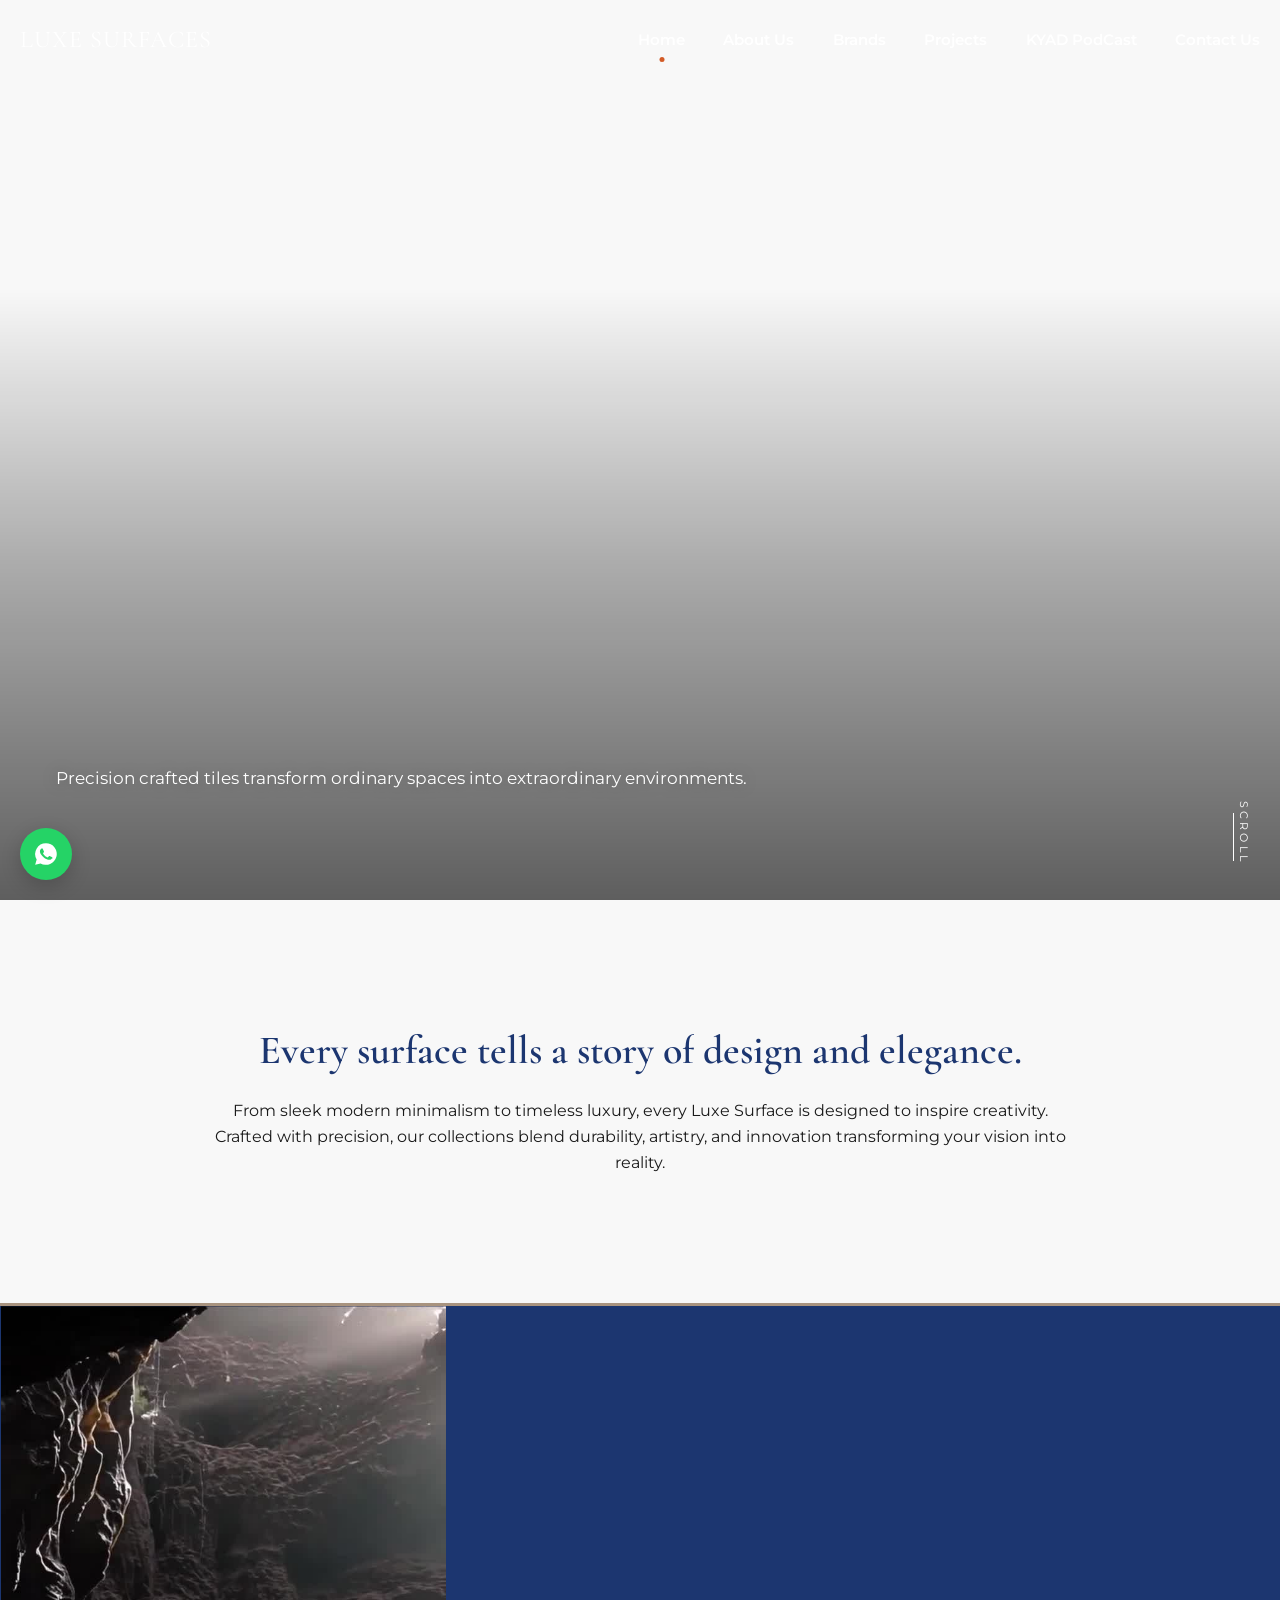
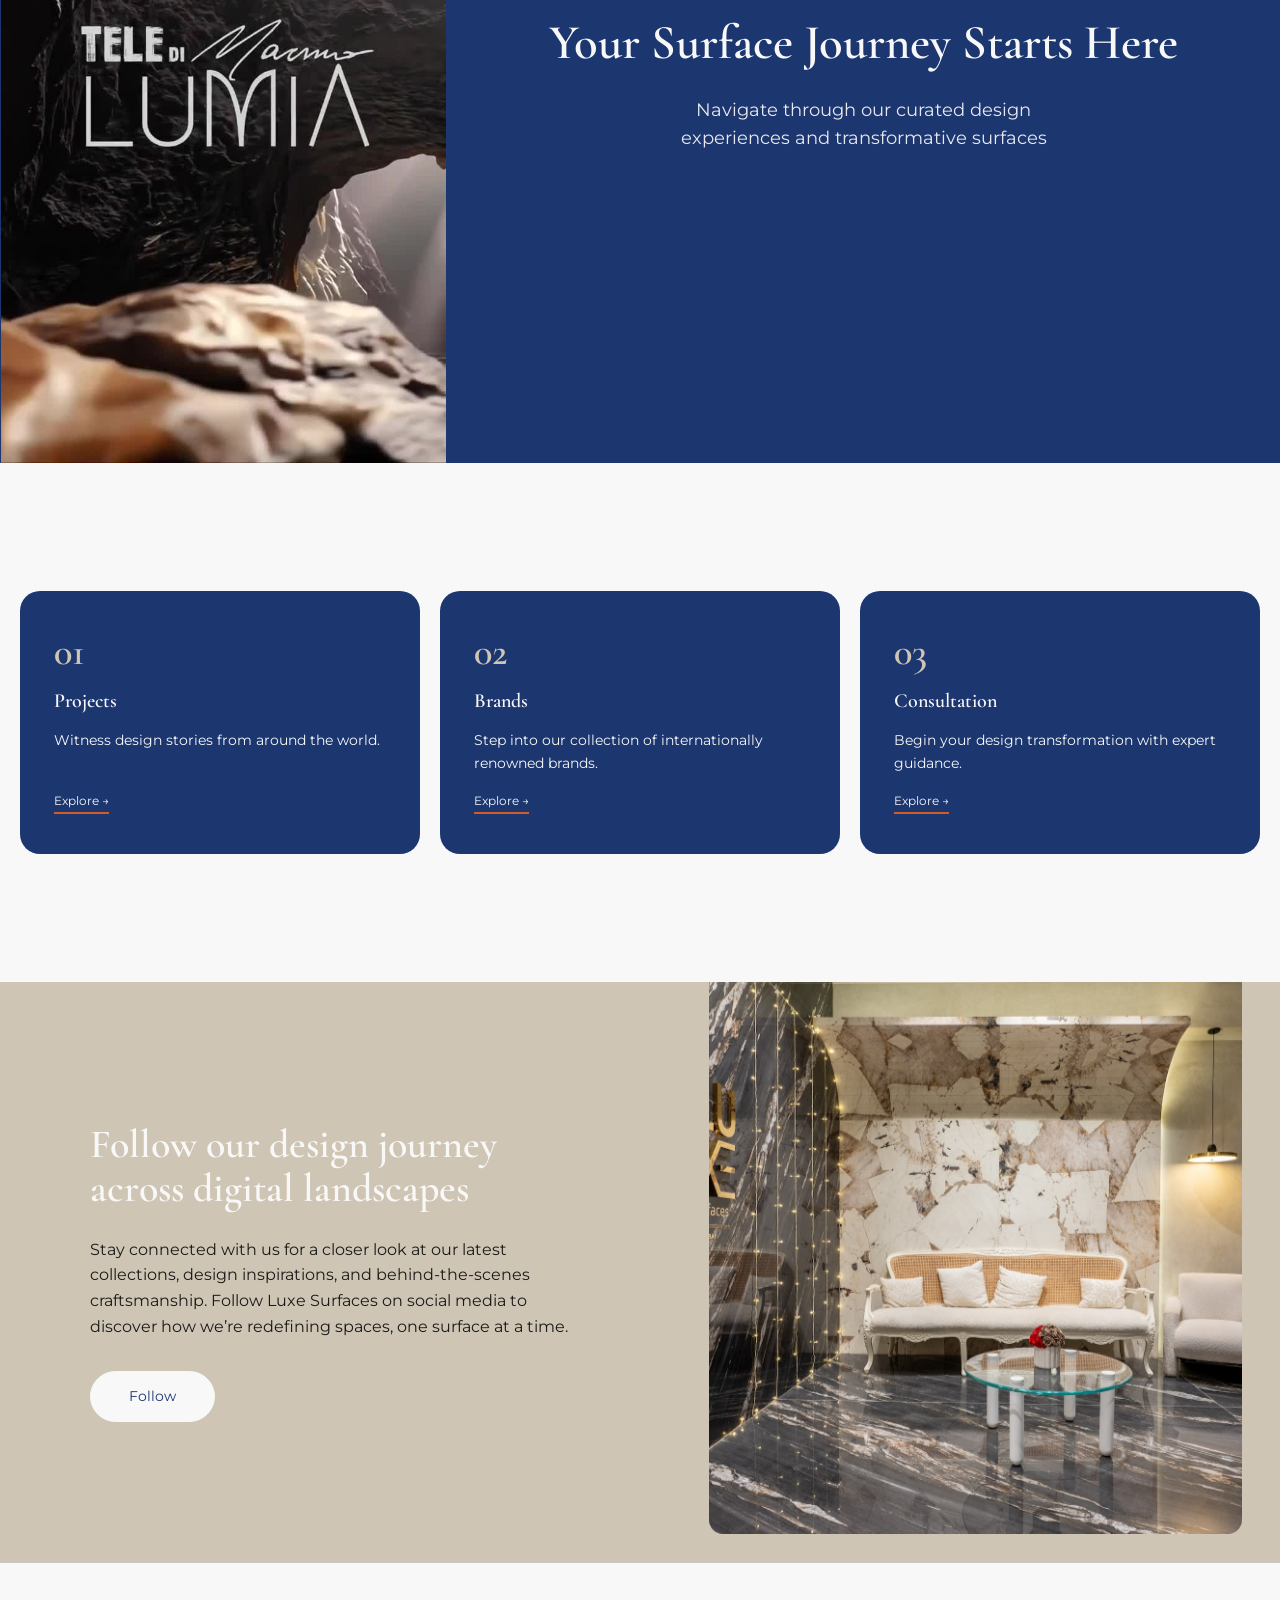
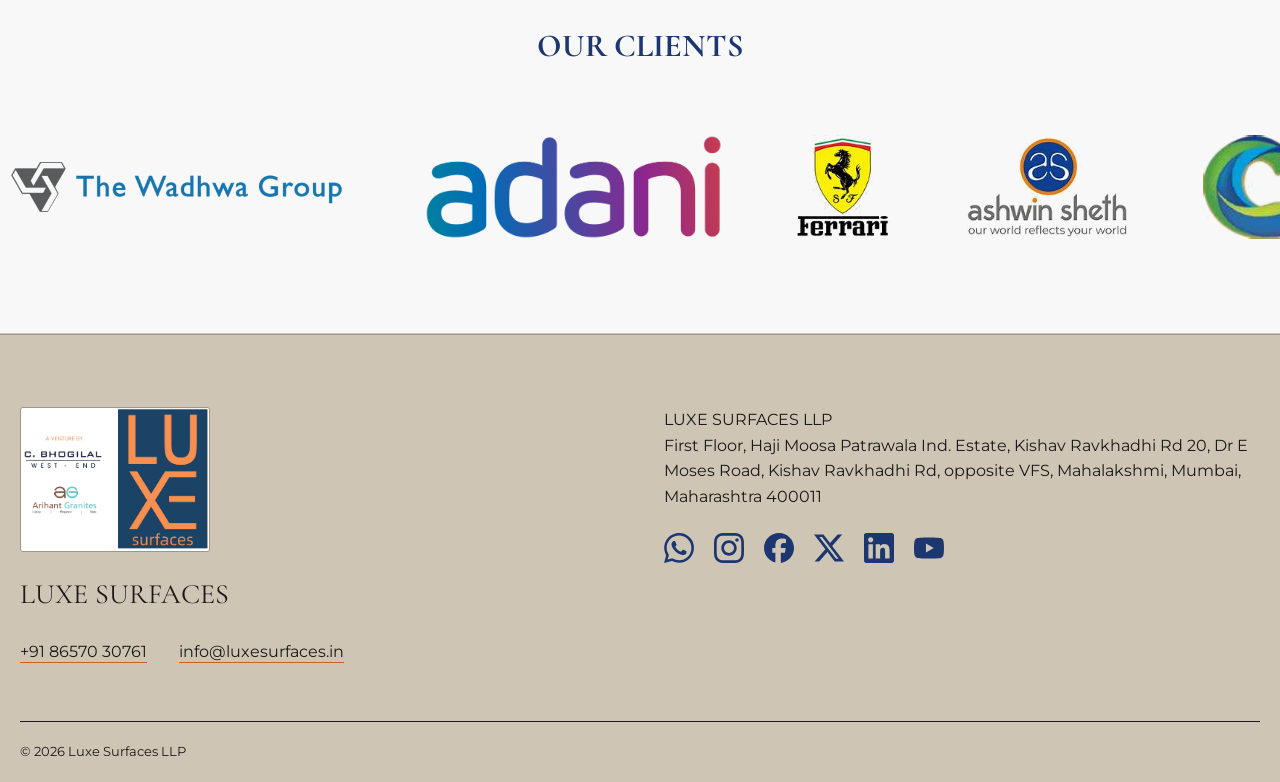
<file: index.html>
<!doctype html>
<html lang="en">
<head>
  <meta charset="utf-8">
  <meta name="viewport" content="width=device-width, initial-scale=1">
  <meta name="theme-color" content="#cfc5b4">
  <title>Luxe Surfaces</title>
  <meta name="description" content="Precision crafted tiles transform ordinary spaces into extraordinary environments.">
  <link rel="preconnect" href="https://fonts.googleapis.com">
  <link rel="preconnect" href="https://fonts.gstatic.com" crossorigin>
  <link href="https://fonts.googleapis.com/css2?family=Cormorant+Garamond:wght@500;600;700&family=Montserrat:wght@400;500;600;700&family=Wix+Madefor+Display:wght@400;500&family=Wix+Madefor+Text:wght@400;500&display=swap" rel="stylesheet">
  <link rel="stylesheet" href="css/style.css?v=138">
</head>
<body>

<section class="hero">
  <video autoplay muted loop playsinline poster="https://static.wixstatic.com/media/027a73_f44a218586054d76991e6ce8fc5c3d18f000.jpg">
    <source src="https://video.wixstatic.com/video/027a73_f44a218586054d76991e6ce8fc5c3d18/1080p/mp4/file.mp4" type="video/mp4">
  </video>
  <div class="hero-inner">
    <h1>Elevate your space<br>with Luxe Surfaces</h1>
    <p>Precision crafted tiles transform ordinary spaces into extraordinary environments.</p>
  </div>
  <span class="scroll-cue">Scroll</span>
</section>


<section>
  <div class="wrap lead reveal">
    <span class="eyebrow">Luxe Surfaces</span>
    <h2>Every surface tells a story of design and elegance.</h2>
    <p style="margin-top:1.6rem">From sleek modern minimalism to timeless luxury, every Luxe Surface is designed to inspire creativity. Crafted with precision, our collections blend durability, artistry, and innovation transforming your vision into reality.</p>
  </div>
</section>

<section class="split olive">
  <div class="media fit-video">
    <video autoplay muted loop playsinline poster="assets/video/journey.jpg">
      <source src="assets/video/journey.mp4" type="video/mp4">
    </video>
  </div>
  <div class="copy reveal">
    <span class="eyebrow">Explore</span>
    <h2>Your Surface Journey Starts Here</h2>
    <p>Navigate through our curated design experiences and transformative surfaces</p>
  </div>
</section>

<section>
  <div class="wrap">
    <div class="grid g3 reveal">
      <a class="card" href="projects.html">
        <span class="num">01</span>
        <h3>Projects</h3>
        <p>Witness design stories from around the world.</p>
        <span class="more">Explore →</span>
      </a>
      <a class="card" href="brands.html">
        <span class="num">02</span>
        <h3>Brands</h3>
        <p>Step into our collection of internationally renowned brands.</p>
        <span class="more">Explore →</span>
      </a>
      <a class="card" href="contact.html">
        <span class="num">03</span>
        <h3>Consultation</h3>
        <p>Begin your design transformation with expert guidance.</p>
        <span class="more">Explore →</span>
      </a>
    </div>
  </div>
</section>

<section class="split dark rev">
  <div class="media">
    <img src="assets/showroom/marble-lounge.jpg" alt="Marble lounge at the Luxe Surfaces experience centre" loading="lazy">
  </div>
  <div class="copy reveal">
    <span class="eyebrow">Follow</span>
    <h2>Follow our design journey across digital landscapes</h2>
    <p>Stay connected with us for a closer look at our latest collections, design inspirations, and behind-the-scenes craftsmanship. Follow Luxe Surfaces on social media to discover how we’re redefining spaces, one surface at a time.</p>
    <a class="btn" href="https://linktr.ee/luxe.surfaces" target="_blank" rel="noopener">Follow</a>
  </div>
</section>

<section class="clients">
  <div class="wrap" style="text-align:center;margin-bottom:40px"><span class="eyebrow">Our Clients</span></div>
  <div data-clients></div>
</section>

<script src="js/main.js?v=138"></script>
</body>
</html>
</file>
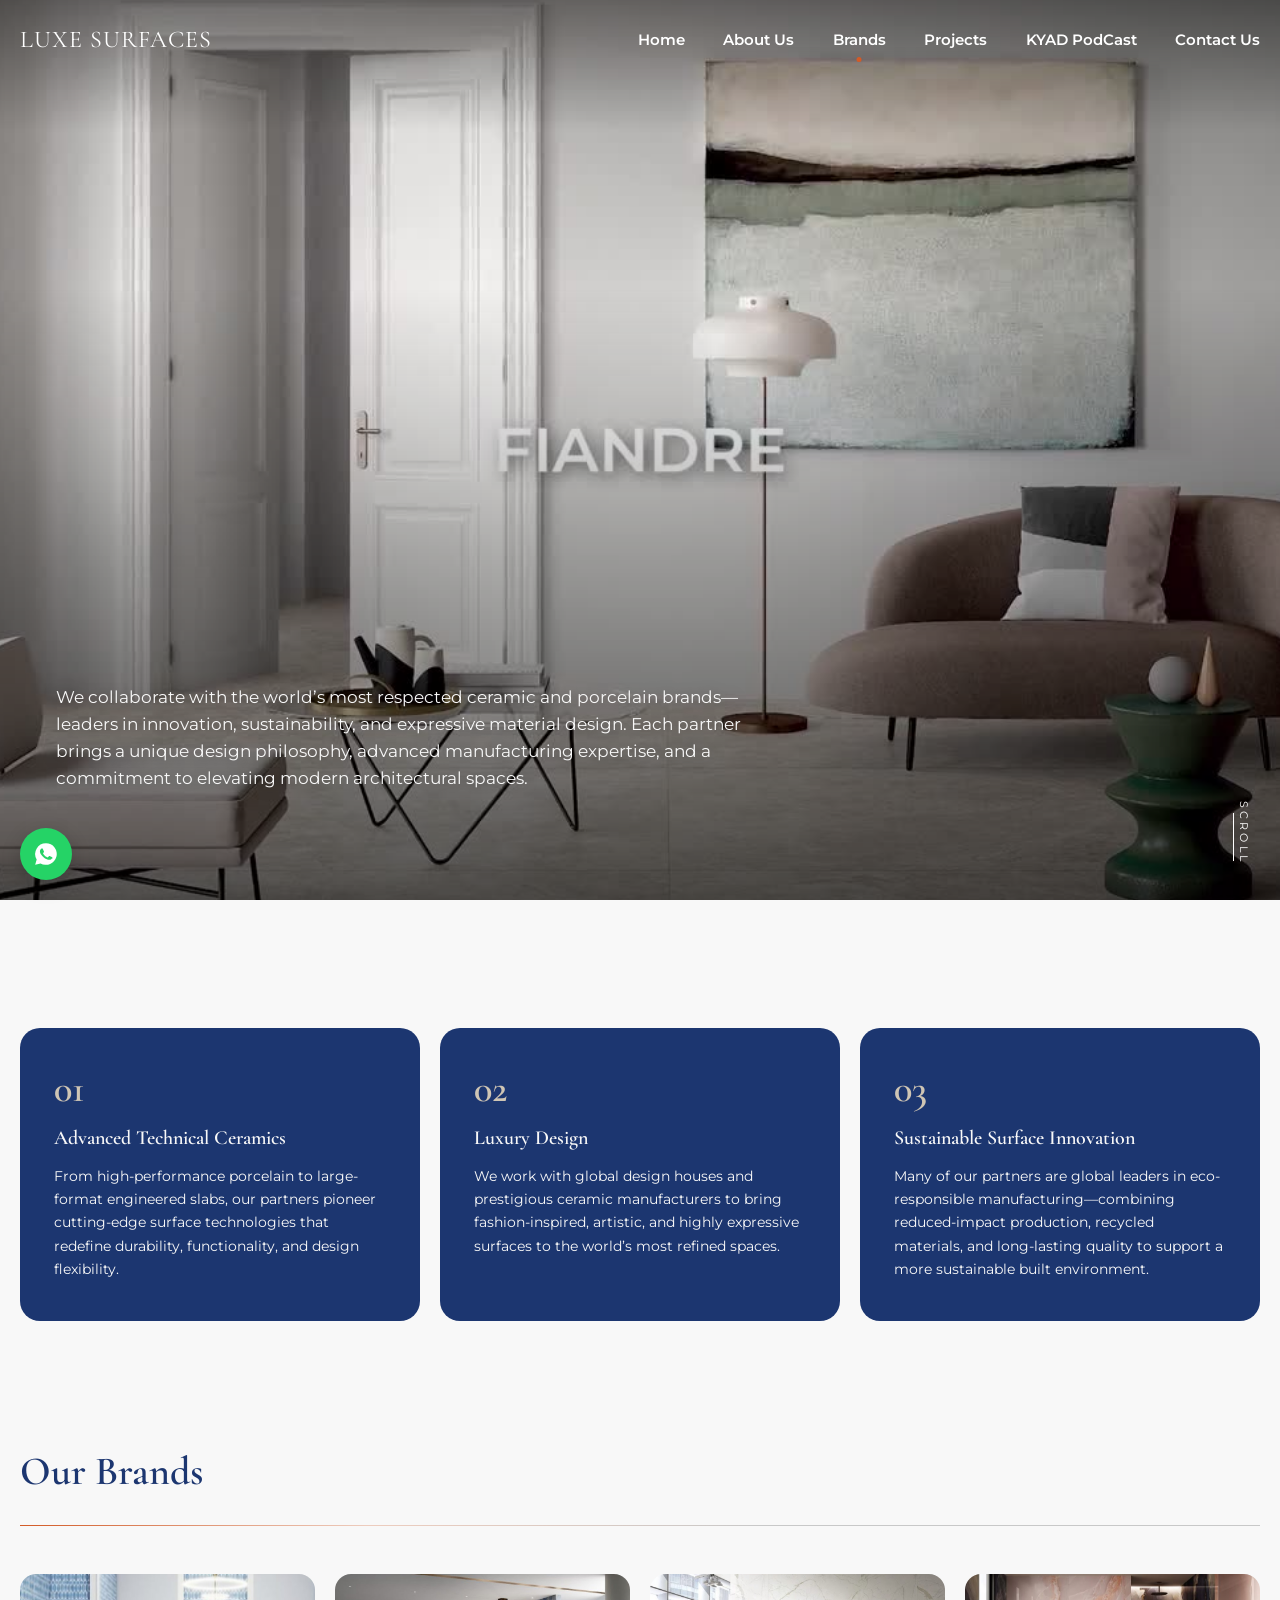
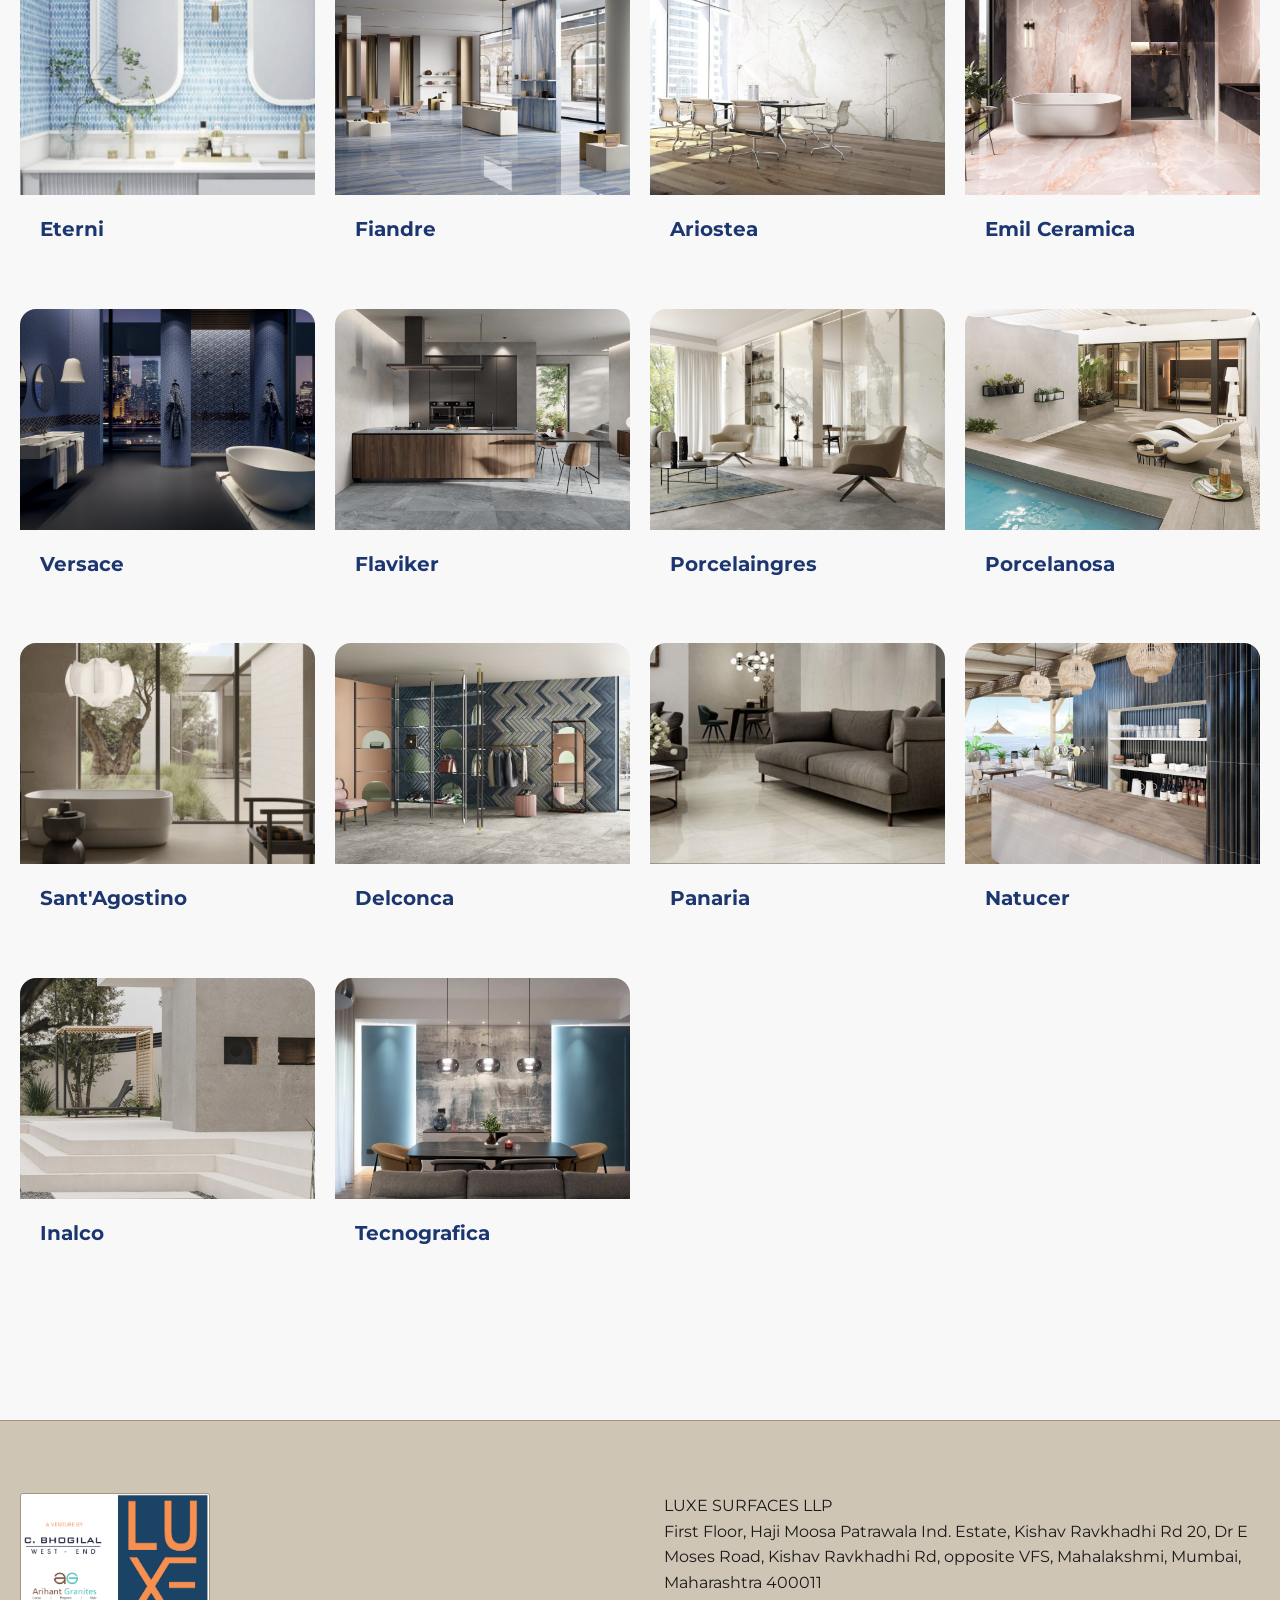
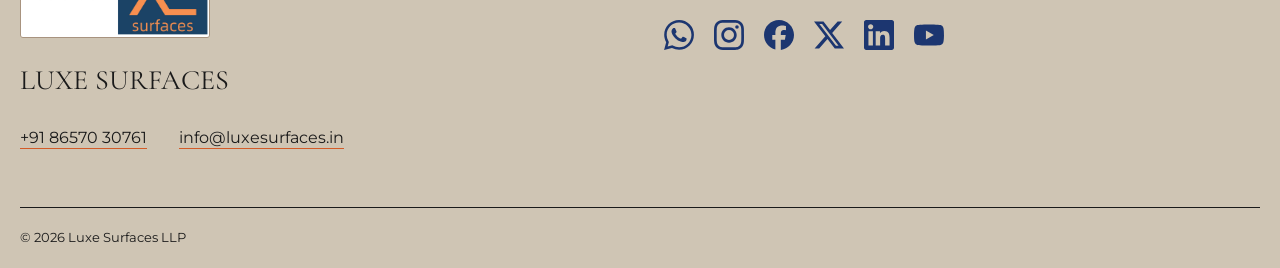
<file: brands.html>
<!doctype html>
<html lang="en">
<head>
  <meta charset="utf-8">
  <meta name="viewport" content="width=device-width, initial-scale=1">
  <meta name="theme-color" content="#cfc5b4">
  <title>Brands | Luxe Surfaces</title>
  <meta name="description" content="Our Global Network of Trusted Partners">
  <link rel="preconnect" href="https://fonts.googleapis.com">
  <link rel="preconnect" href="https://fonts.gstatic.com" crossorigin>
  <link href="https://fonts.googleapis.com/css2?family=Cormorant+Garamond:wght@500;600;700&family=Montserrat:wght@400;500;600;700&family=Wix+Madefor+Display:wght@400;500&family=Wix+Madefor+Text:wght@400;500&display=swap" rel="stylesheet">
  <link rel="stylesheet" href="css/style.css?v=138">
</head>
<body>

<section class="hero brands-hero">
  <video autoplay muted loop playsinline poster="assets/video/brands-hero.jpg">
    <source src="assets/video/brands-hero.mp4" type="video/mp4">
  </video>
  <div class="hero-inner">
    <h1>Our Global Network of Trusted Partners</h1>
    <p>We collaborate with the world’s most respected ceramic and porcelain brands—leaders in innovation, sustainability, and expressive material design. Each partner brings a unique design philosophy, advanced manufacturing expertise, and a commitment to elevating modern architectural spaces.</p>
  </div>
  <span class="scroll-cue">Scroll</span>
</section>

<section>
  <div class="wrap">
    <div class="grid g3 reveal">
      <div class="card">
        <span class="num">01</span>
        <h3>Advanced Technical Ceramics</h3>
        <p>From high-performance porcelain to large-format engineered slabs, our partners pioneer cutting-edge surface technologies that redefine durability, functionality, and design flexibility.</p>
      </div>
      <div class="card">
        <span class="num">02</span>
        <h3>Luxury Design</h3>
        <p>We work with global design houses and prestigious ceramic manufacturers to bring fashion-inspired, artistic, and highly expressive surfaces to the world’s most refined spaces.</p>
      </div>
      <div class="card">
        <span class="num">03</span>
        <h3>Sustainable Surface Innovation</h3>
        <p>Many of our partners are global leaders in eco-responsible manufacturing—combining reduced-impact production, recycled materials, and long-lasting quality to support a more sustainable built environment.</p>
      </div>
    </div>
  </div>
</section>

<section style="padding-top:0">
  <div class="wrap">
    <div class="section-head reveal"><h2>Our Brands</h2></div>
    <div class="grid g4 reveal" id="brands"></div>
  </div>
</section>

<script src="js/brands-data.js?v=138"></script>
<script>
  // Flaviker and Porcelaingres have no logo in the Drive folder, so they show the name only.
  // Tile pictures are the ones used on the original site's Brands page, one per brand.
  const PHOTO_KEY = { "emil-ceramica": "emil", "sant-agostino": "santagostino" };
  document.getElementById("brands").innerHTML = BRANDS.map((b) => `
    <a class="brand brand-photo" href="brand.html?b=${b.slug}">
      <img src="assets/brands/photo-${PHOTO_KEY[b.slug] || b.slug}.jpg?v=138" alt="${b.name}" loading="lazy">
      <span>${b.name}</span>
      <small>Learn More</small>
    </a>`).join("");
</script>
<script src="js/main.js?v=138"></script>
</body>
</html>
</file>
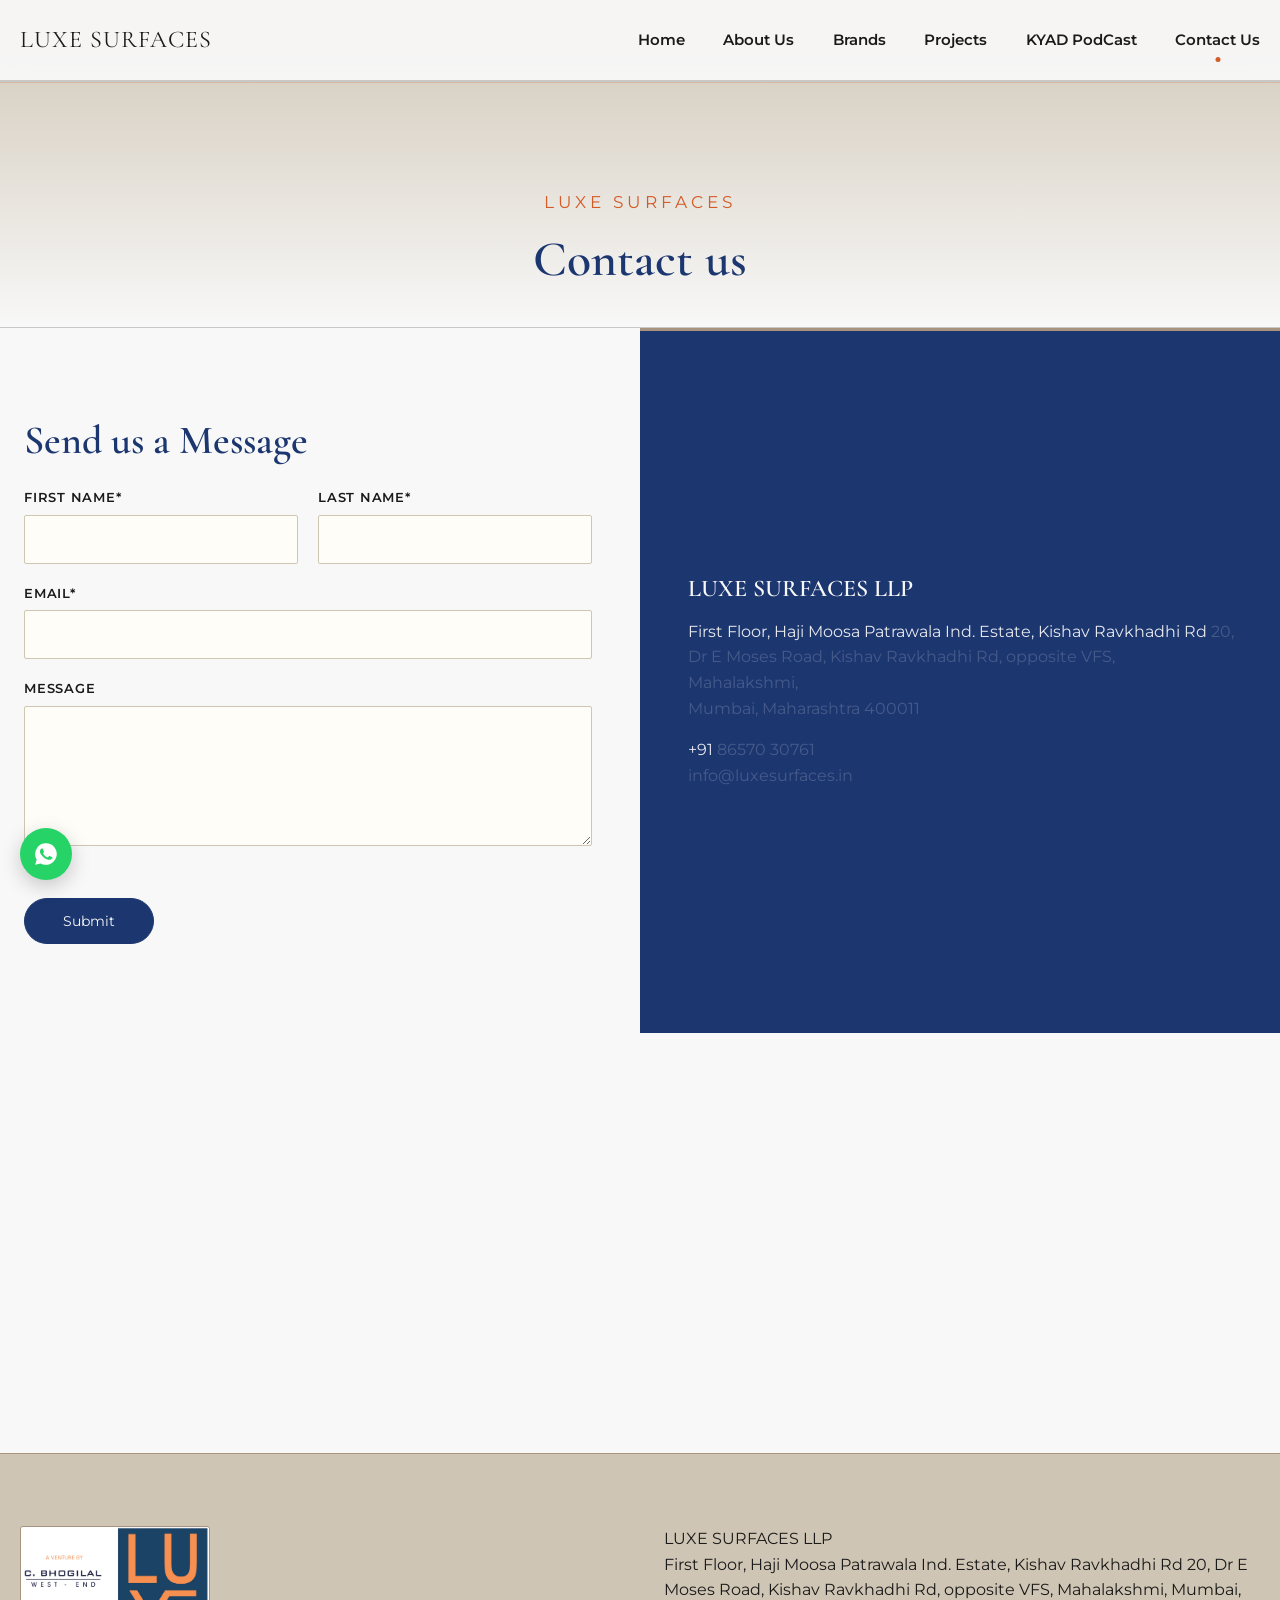
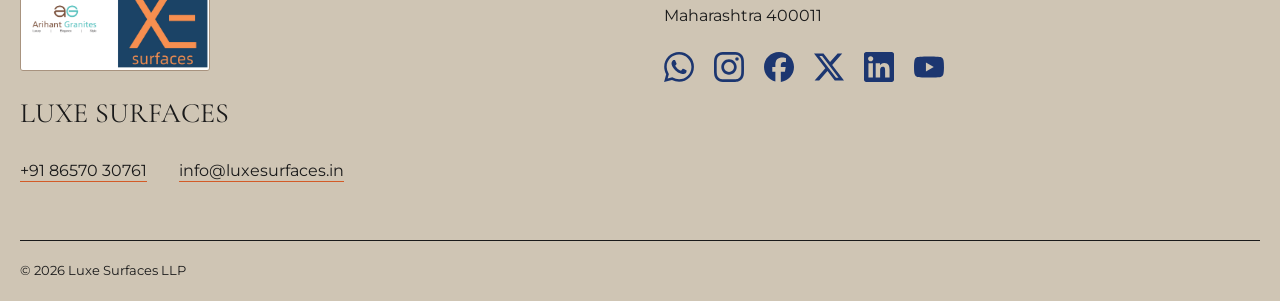
<file: contact.html>
<!doctype html>
<html lang="en">
<head>
  <meta charset="utf-8">
  <meta name="viewport" content="width=device-width, initial-scale=1">
  <meta name="theme-color" content="#cfc5b4">
  <title>Contact Us | Luxe Surfaces</title>
  <meta name="description" content="Send us a Message">
  <link rel="preconnect" href="https://fonts.googleapis.com">
  <link rel="preconnect" href="https://fonts.gstatic.com" crossorigin>
  <link href="https://fonts.googleapis.com/css2?family=Cormorant+Garamond:wght@500;600;700&family=Montserrat:wght@400;500;600;700&family=Wix+Madefor+Display:wght@400;500&family=Wix+Madefor+Text:wght@400;500&display=swap" rel="stylesheet">
  <link rel="stylesheet" href="css/style.css?v=138">
</head>
<body class="page-light">

<section class="page-hero" style="padding-bottom:40px">
  <div class="wrap reveal">
    <span class="eyebrow">Luxe Surfaces</span>
    <h1>Contact us</h1>
  </div>
</section>

<section class="split contact-split" style="border-top:1px solid var(--line)">
  <div class="copy reveal">
    <h2>Send us a Message</h2>
    <form id="contact-form">
      <label>First name*<input name="first" required autocomplete="given-name"></label>
      <label>Last name*<input name="last" required autocomplete="family-name"></label>
      <label class="full">Email*<input name="email" type="email" required autocomplete="email"></label>
      <label class="full">Message<textarea name="message"></textarea></label>
      <button class="btn" type="submit">Submit</button>
    </form>
  </div>
  <div class="copy olive reveal">
    <span class="eyebrow">Visit</span>
    <h3>LUXE SURFACES LLP</h3>
    <p style="margin-top:1rem">First Floor, Haji Moosa Patrawala Ind. Estate, Kishav Ravkhadhi Rd 20,<br>Dr E Moses Road, Kishav Ravkhadhi Rd, opposite VFS,<br>Mahalakshmi,<br>Mumbai, Maharashtra 400011</p>
    <p><a href="tel:+918657030761">+91 86570 30761</a><br><a href="mailto:info@luxesurfaces.in">info@luxesurfaces.in</a></p>
  </div>
</section>

<iframe title="Map" src="https://www.google.com/maps?q=Haji+Moosa+Patrawala+Industrial+Estate+Mahalakshmi+Mumbai&output=embed" style="width:100%;height:420px;border:0;display:block;filter:grayscale(.15)" loading="lazy"></iframe>

<script src="js/main.js?v=138"></script>
</body>
</html>
</file>
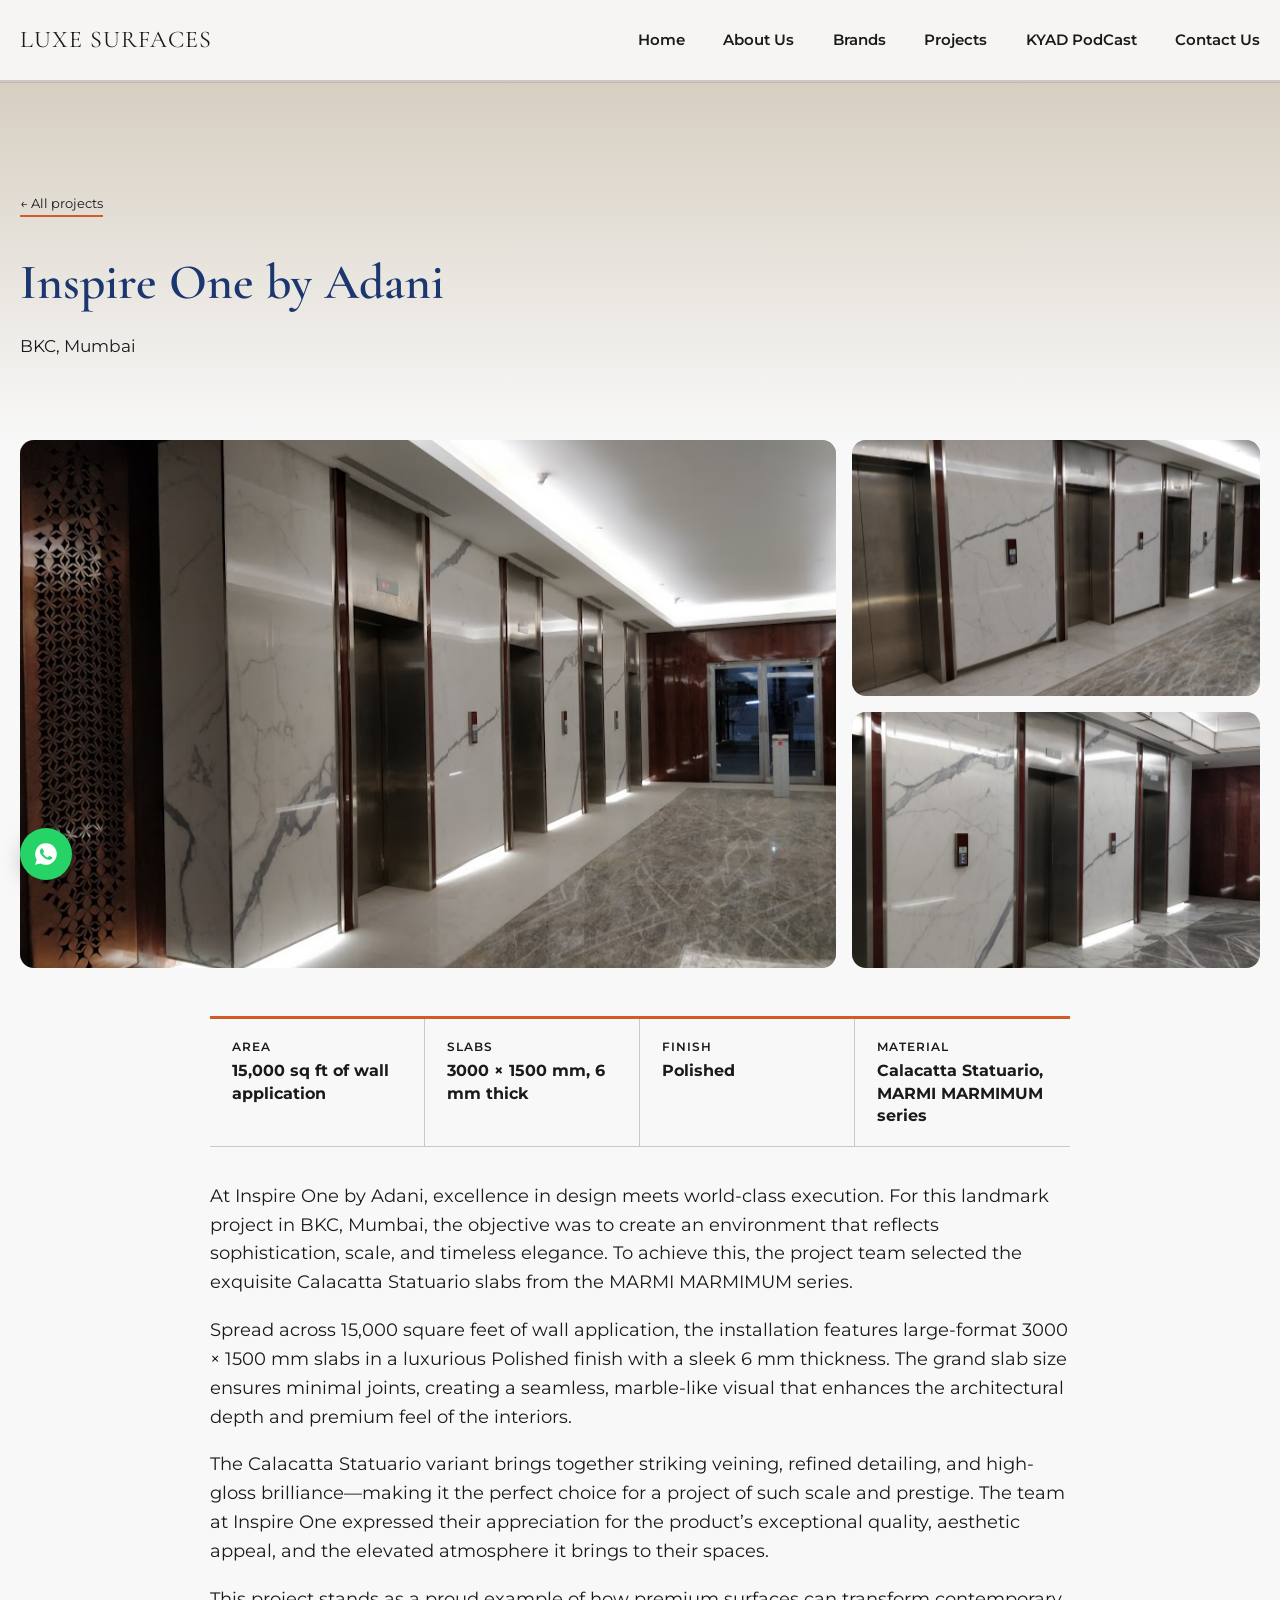
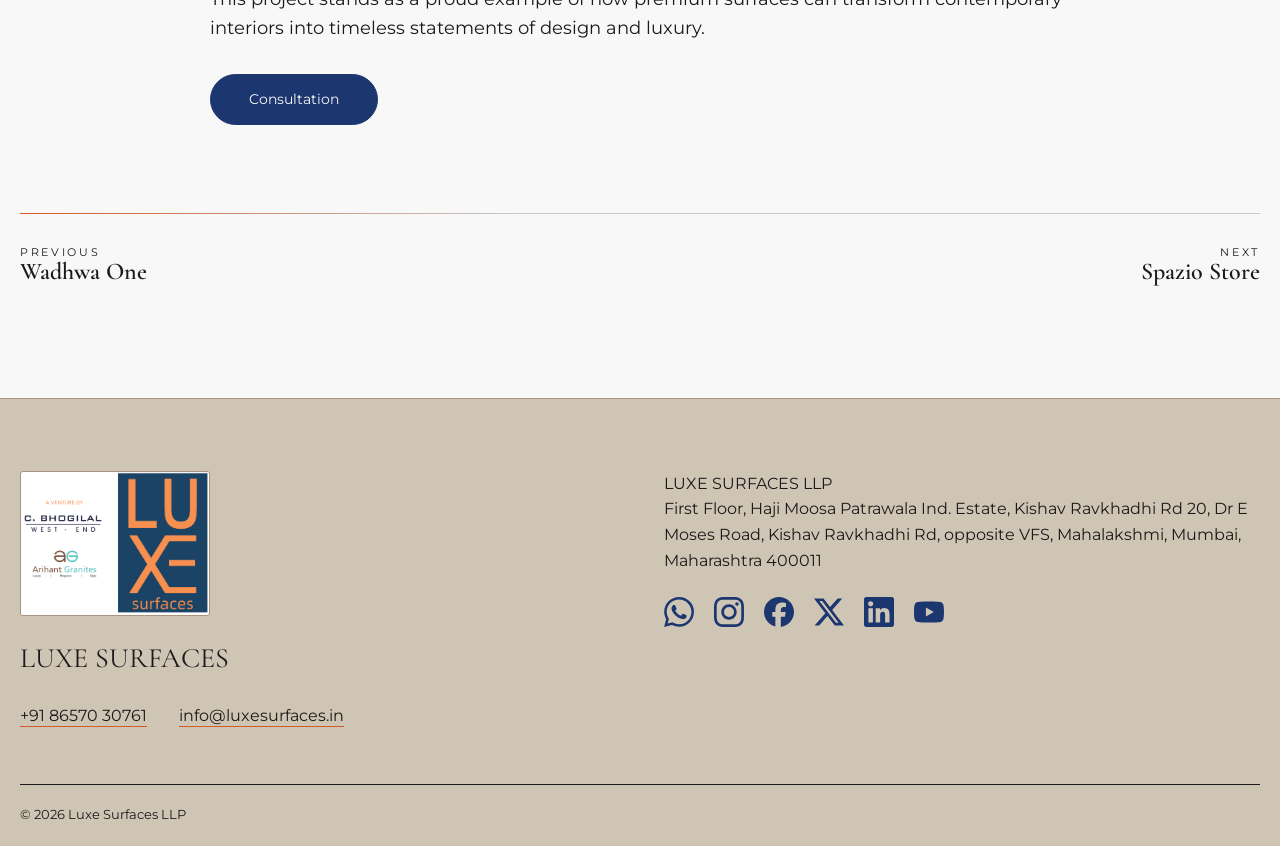
<file: project.html>
<!doctype html>
<html lang="en">
<head>
  <meta charset="utf-8">
  <meta name="viewport" content="width=device-width, initial-scale=1">
  <meta name="theme-color" content="#cfc5b4">
  <title>Projects | Luxe Surfaces</title>
  <link rel="preconnect" href="https://fonts.googleapis.com">
  <link rel="preconnect" href="https://fonts.gstatic.com" crossorigin>
  <link href="https://fonts.googleapis.com/css2?family=Cormorant+Garamond:wght@500;600;700&family=Montserrat:wght@400;500;600;700&family=Wix+Madefor+Display:wght@400;500&family=Wix+Madefor+Text:wght@400;500&display=swap" rel="stylesheet">
  <link rel="stylesheet" href="css/style.css?v=138">
</head>
<body class="page-light">

<main id="project"></main>

<script src="js/projects-data.js?v=138"></script>
<script>
  const slug = new URLSearchParams(location.search).get("p");
  const i = Math.max(0, PROJECTS.findIndex((p) => p.slug === slug));
  const p = PROJECTS[i];
  const next = PROJECTS[(i + 1) % PROJECTS.length];
  const prev = PROJECTS[(i - 1 + PROJECTS.length) % PROJECTS.length];
  document.title = `${p.title} | Luxe Surfaces`;

  const gallery = p.images.length
    ? `<section class="brand-gallery">
         <div class="wrap gallery proj-gallery n${Math.min(p.images.length, 3)}">
           ${p.images.map((f, n) => `<figure><img src="${f}" alt="${p.title} ${n + 1}"></figure>`).join("")}
         </div>
       </section>`
    : `<section class="brand-gallery">
         <div class="wrap"><div class="proj-logo"><img src="${p.cover}" alt="${p.title}"></div></div>
       </section>`;

  document.getElementById("project").innerHTML = `
    <section class="page-hero brand-hero">
      <div class="wrap">
        <a class="back" href="projects.html">← All projects</a>
        <h1>${p.title}</h1>
        <p class="proj-place">${p.place}</p>
      </div>
    </section>

    ${gallery}

    <section>
      <div class="wrap project-body reveal">
        ${p.heading ? `<h2>${p.heading}</h2>` : ""}
        <dl class="facts">${p.facts.map(([k, v]) => `<div><dt>${k}</dt><dd>${v}</dd></div>`).join("")}</dl>
        ${p.body.map((t) => `<p>${t}</p>`).join("")}
        <a class="btn" href="contact.html">Consultation</a>
      </div>
    </section>

    <nav class="brand-nav wrap">
      <a href="project.html?p=${prev.slug}"><small>Previous</small>${prev.title}</a>
      <a href="project.html?p=${next.slug}" style="text-align:right"><small>Next</small>${next.title}</a>
    </nav>`;
</script>
<script src="js/main.js?v=138"></script>
</body>
</html>
</file>
<file: css/style.css>
:root {
  color-scheme: light;
  /* Brand palette (from the brand colour sheet) */
  --navy: #1c3670;       /* Luxe Navy: primary brand colour */
  --beige: #cfc5b4;      /* Architectural Beige: neutral background */
  --taupe: #a8937f;      /* Stone Taupe: soft contrast layer */
  --terracotta: #d35b27; /* Burnt Terracotta: accent */
  --porcelain: #f8f8f8;  /* Porcelain White: clean base */
  --grey: #8f8f8f;       /* Grey */
  --airy: #c8c8c8;       /* Airy Grey */
  --charcoal: #1a1a1a;   /* Charcoal Black: headlines and text */

  /* How the site uses them */
  --ivory: #efede9;      /* page: Porcelain White warmed with a touch of Architectural Beige, so it is not stark white */
  --stone: #e4ded6;      /* alternate sections: Architectural Beige at about half strength */
  --ink: var(--charcoal);
  --slate: var(--navy);
  --fg: var(--porcelain);
  --text: var(--charcoal);
  --muted: #5f5f5f;      /* Grey darkened so small supporting text stays readable */
  --clay: var(--terracotta);
  --gold: var(--terracotta); /* decorative lines and hover details now use the brand accent */
  --clay-light: var(--beige); /* accents on navy panels */
  --line: #d9d2c6;       /* hairlines: Architectural Beige, lightened */
  --serif: "Montserrat", Arial, sans-serif;
  --sans: "Montserrat", Arial, sans-serif;
  --madefor-d: "Wix Madefor Display", "Montserrat", Arial, sans-serif;
  --madefor-t: "Wix Madefor Text", "Montserrat", Arial, sans-serif;
}
::selection { background: var(--clay); color: #14110f; }

* { box-sizing: border-box; margin: 0; padding: 0; }
html { scroll-behavior: smooth; }
body { background: var(--ivory); color: var(--text); font: 16px/1.7 var(--sans); overflow-x: hidden; }
img, video { display: block; max-width: 100%; }
a { color: inherit; text-decoration: none; }

h1, h2, h3, .serif { font-family: var(--serif); font-weight: 400; line-height: 1.15; letter-spacing: .01em; }
h1 { font-size: clamp(2.9rem, 7.4vw, 6.4rem); }
h2 { font-size: clamp(2.3rem, 5vw, 4.2rem); }
h3 { font-size: 1.95rem; }
h1 em, h2 em { font-style: normal; color: var(--clay); }
.eyebrow { font: 400 1.05rem/1 var(--sans); letter-spacing: .24em; text-transform: uppercase; color: var(--clay); display: inline-flex; align-items: center; gap: .8rem; margin-bottom: 1.3rem; }
.eyebrow::before { content: ""; width: 28px; height: 1px; background: currentColor; }

.wrap { width: min(1240px, 100% - 32px); margin-inline: auto; }
section { padding: clamp(64px, 10vw, 128px) 0; }

/* Header */
.site-header { position: fixed; inset: 0 0 auto; z-index: 50; transition: background .3s, box-shadow .3s; }
.site-header .wrap { display: flex; align-items: center; justify-content: space-between; height: 80px; }
.logo { font-family: var(--serif); font-size: 1.45rem; font-weight: 400; letter-spacing: .22em; color: #fff; transition: color .3s; }
.site-header.solid { background: rgba(20, 17, 15, .88); backdrop-filter: blur(10px); box-shadow: 0 1px 0 var(--line); }
.site-header.solid .logo, .site-header.solid .nav a, .site-header.solid .menu-btn { color: var(--fg); }
.nav { display: flex; gap: 2.4rem; }
.nav a { color: #fff; font-size: 1.05rem; font-weight: 400; letter-spacing: .04em; position: relative; padding: 4px 0; }
.nav a::before { content: ""; position: absolute; left: 50%; bottom: -6px; width: 5px; height: 5px; border-radius: 50%; background: var(--clay); transform: translateX(-50%) scale(0); transition: transform .3s; }
.nav a:hover::before, .nav a.active::before { transform: translateX(-50%) scale(1); }
.menu-btn { display: none; background: none; border: 0; color: #fff; font: 400 1.05rem var(--sans); letter-spacing: .06em; cursor: pointer; }
.page-light .site-header { background: rgba(20, 17, 15, .88); backdrop-filter: blur(10px); box-shadow: 0 1px 0 var(--line); }
.page-light .logo, .page-light .nav a, .page-light .menu-btn { color: var(--fg); }

@media (max-width: 900px) {
  .menu-btn { display: block; }
  .nav { position: fixed; inset: 80px 0 auto; flex-direction: column; gap: 0; background: var(--ivory); max-height: 0; overflow: hidden; transition: max-height .4s; }
  .nav.open { max-height: 480px; box-shadow: 0 10px 30px rgba(0,0,0,.45); }
  .nav a { color: var(--fg) !important; padding: 1.1rem 16px; font-size: 1.2rem; border-top: 1px solid var(--line); }
  .nav a::before { display: none; }
}

/* Hero */
.hero { position: relative; height: 100svh; min-height: 560px; display: flex; align-items: flex-end; color: #fff; padding: 0 0 clamp(56px, 10vh, 110px); overflow: hidden; }
.hero video, .hero > img { position: absolute; inset: 0; width: 100%; height: 100%; object-fit: cover; }
.hero::after { content: ""; position: absolute; inset: 0; background: linear-gradient(90deg, rgba(20,22,24,.7), rgba(20,22,24,.15) 70%), linear-gradient(0deg, rgba(20,22,24,.5), transparent 50%); }
.hero-inner { position: relative; z-index: 1; width: min(1240px, 100% - 32px); margin-inline: auto; max-width: none; }
.hero-inner > * { max-width: 760px; }
.hero p { margin-top: 1.4rem; font-size: 1.05rem; opacity: .9; }
.hero .eyebrow { color: var(--clay-light); }
.scroll-cue { position: absolute; bottom: 32px; right: 32px; z-index: 1; color: #fff; font-size: .7rem; letter-spacing: .28em; text-transform: uppercase; writing-mode: vertical-rl; }
.scroll-cue::after { content: ""; display: block; width: 1px; height: 48px; background: currentColor; margin: 12px auto 0; }

.page-hero { padding: 190px 0 80px; }
.page-hero p { max-width: 720px; margin-top: 1.4rem; font-size: 1.05rem; }

/* Values strip */
.marquee { background: var(--ink); color: #e9e2d8; overflow: hidden; padding: 22px 0; }
.marquee-track { display: flex; width: max-content; animation: scroll 55s linear infinite; }
.marquee span { font-family: var(--serif); font-size: 1.6rem; padding: 0 1.6rem; white-space: nowrap; }
.marquee span::after { content: ""; display: inline-block; width: 40px; height: 1px; background: var(--clay-light); vertical-align: middle; margin-left: 3.2rem; }
@keyframes scroll { to { transform: translateX(-50%); } }

/* Split panels: image sits inset inside the panel */
.split { display: grid; grid-template-columns: 1.1fr 1fr; padding: 0; }
.split > * { min-height: 580px; }
.split .media { overflow: hidden; padding: clamp(20px, 3vw, 40px); }
.split .media img, .split .media video { width: 100%; height: 100%; object-fit: cover; transition: transform 1.2s; }
.split:hover .media img { transform: scale(1.03); }
.split .copy { display: flex; flex-direction: column; justify-content: center; padding: clamp(40px, 7vw, 100px); }
.split .copy p + p { margin-top: 1rem; }
.split .copy h2 { margin-bottom: 1.6rem; }
.olive { background: var(--slate); color: #d9d4cc; }
.olive h2, .olive h3 { color: var(--fg); }
.olive .eyebrow { color: var(--clay-light) !important; }
.dark { background: var(--stone); color: var(--text); }
.dark h2, .dark h3 { color: var(--fg); }
.split.rev .media { order: 2; }
@media (max-width: 900px) {
  .split { grid-template-columns: 1fr; }
  .split > * { min-height: 360px; }
  .split.rev .media { order: 0; }
}

.lead { max-width: 860px; margin: 0 auto; text-align: center; font-size: 1.1rem; }
.lead .eyebrow::after { content: ""; width: 28px; height: 1px; background: currentColor; }

/* Card grid */
.grid { display: grid; gap: 20px; }
.g3 { grid-template-columns: repeat(3, 1fr); }
.g4 { grid-template-columns: repeat(4, 1fr); }
@media (max-width: 900px) { .g3, .g4 { grid-template-columns: 1fr 1fr; } }
@media (max-width: 560px) { .g3, .g4 { grid-template-columns: 1fr; } }

.card { padding: 40px 34px; display: flex; flex-direction: column; gap: 1rem; background: var(--slate); border: 1px solid var(--line); border-radius: 2px; transition: transform .35s, box-shadow .35s, border-color .35s; }
.card:hover { transform: translateY(-4px); border-color: var(--clay); box-shadow: 0 18px 40px rgba(0, 0, 0, .45); }
.card .num { font-family: var(--serif); color: var(--clay); font-size: 2.4rem; line-height: 1; }
.card .more { margin-top: auto; font-size: .78rem; font-weight: 400; color: var(--clay); }
.card img { border-radius: 2px; }

.img-card { position: relative; overflow: hidden; aspect-ratio: 4 / 5; color: #fff; display: block; border-radius: 2px; }
.img-card img { width: 100%; height: 100%; object-fit: cover; transition: transform 1s; }
.img-card:hover img { transform: scale(1.05); }
.img-card .label { position: absolute; inset: auto 0 0; padding: 28px; background: linear-gradient(transparent, rgba(0,0,0,.65)); }

.brand { aspect-ratio: 5 / 4; display: flex; flex-direction: column; align-items: center; justify-content: center; gap: .9rem; padding: 14px; background: #fff; border: 0; border-radius: 2px; position: relative; overflow: hidden; transition: box-shadow .35s; }
.brand img { max-height: 150px; max-width: 86%; width: auto; object-fit: contain; transition: transform .5s var(--ease-out); }
.brand h3 { font-size: 2.3rem; color: #191512; }
.brand span { font-size: .78rem; font-weight: 400; letter-spacing: .14em; text-transform: uppercase; color: #6f6659; }
.brand small { font-size: .78rem; font-weight: 400; color: #8a6420; opacity: 0; transform: translateY(6px); transition: opacity .3s, transform .3s; }
.brand::after { content: ""; position: absolute; left: 0; bottom: 0; height: 3px; width: 0; background: #b48a3c; transition: width .4s; }
.brand:hover { box-shadow: 0 18px 40px rgba(0, 0, 0, .5); }
.brand:hover img { transform: translateY(-6px) scale(1.06); }
.brand:hover small { opacity: 1; transform: none; }
.brand:hover::after { width: 100%; }
@media (hover: none) { .brand small { opacity: 1; transform: none; } }

.section-head { display: flex; justify-content: space-between; align-items: end; gap: 2rem; margin-bottom: 48px; flex-wrap: wrap; }
.section-head p { max-width: 520px; }

/* Brand detail */
.brand-hero .back { display: inline-block; font-size: .82rem; font-weight: 400; color: var(--clay); margin-bottom: 2.4rem; }
.brand-logo { max-height: 110px; max-width: 280px; object-fit: contain; margin-bottom: 1.6rem; background: #fff; border-radius: 3px; display: block; }
.brand-hero p { max-width: 820px; }
.brand-gallery { padding-top: 0; }
.gallery { display: grid; grid-template-columns: 2fr 1fr 1fr; grid-auto-rows: 280px; gap: 16px; }
.gallery figure { overflow: hidden; border-radius: 2px; background: var(--stone); }
.gallery figure img { width: 100%; height: 100%; object-fit: cover; transition: transform 1s; }
.gallery figure:hover img { transform: scale(1.05); }
/* Every block of four photos: one tall, two small, one wide. Works for 4, 8, 12... */
.gallery figure:nth-child(4n+1) { grid-row: span 2; }
.gallery figure:nth-child(4n) { grid-column: span 2; }
@media (max-width: 760px) {
  .gallery { grid-template-columns: 1fr 1fr; grid-auto-rows: 170px; }
  .gallery figure:nth-child(4n+1) { grid-row: span 2; grid-column: span 2; }
  .gallery figure:nth-child(4n) { grid-column: span 2; }
}
.brand-body { max-width: 820px; }
.brand-body h2 { margin-bottom: 1.6rem; }
.brand-body p { font-size: 1.05rem; }
.brand-body p + p { margin-top: 1.2rem; }
.brand-nav { display: grid; grid-template-columns: 1fr 1fr; border-top: 1px solid var(--line); margin-bottom: 80px; }
.brand-nav a { padding: 32px 0; font-family: var(--serif); font-size: 2.2rem; }
.brand-nav a:hover { color: var(--clay); }
.brand-nav small { display: block; font: 400 .7rem var(--sans); letter-spacing: .24em; text-transform: uppercase; color: var(--muted); }

/* About: legacy */
.legacy { background: var(--slate); color: #d9d4cc; }
.legacy h2 { color: #fff; }
.legacy h2 em { color: var(--clay-light); }
.legacy .eyebrow { color: var(--clay-light); }
.legacy-stats { display: grid; grid-template-columns: 1fr 1fr; margin: 56px 0; border-top: 1px solid rgba(255,255,255,.15); border-bottom: 1px solid rgba(255,255,255,.15); }
.legacy-stats > div { display: flex; align-items: center; gap: 24px; padding: 32px 0; }
.legacy-stats > div + div { border-left: 1px solid rgba(255,255,255,.15); padding-left: 40px; }
.legacy-stats .big { font-family: var(--serif); font-size: clamp(4rem, 9vw, 7rem); line-height: .9; color: var(--clay-light); }
.legacy-stats span:not(.big) { font-size: .82rem; font-weight: 400; letter-spacing: .08em; text-transform: uppercase; line-height: 1.6; }
.legacy-cols { display: grid; grid-template-columns: 1fr 1fr; gap: 56px; font-size: 1.02rem; }
.legacy-img { width: 100%; height: clamp(260px, 38vw, 480px); object-fit: cover; margin-top: 64px; border-radius: 2px; }
@media (max-width: 760px) {
  .legacy-stats, .legacy-cols { grid-template-columns: 1fr; }
  .legacy-cols { gap: 20px; }
  .legacy-stats > div + div { border-left: 0; border-top: 1px solid rgba(255,255,255,.15); padding-left: 0; }
}

/* Clients strip */
.clients { overflow: hidden; padding: 64px 0; background: var(--stone); }
.clients .marquee-track { animation-duration: 36s; gap: 88px; align-items: center; }
.clients .marquee-track { gap: 72px; }
.clients img { background: transparent; border-radius: 0; box-shadow: none; mix-blend-mode: multiply; }
@media (max-width: 600px) { .clients .marquee-track { gap: 16px; } }

/* Team */
/* Portraits are full-length on a blue backdrop, so keep the top edge (heads) and show the whole figure. */
.person img { aspect-ratio: 3 / 4; object-fit: cover; object-position: center top; width: 100%; margin-bottom: 1.2rem; background: #1d3a63; }
.person h3 { font-size: 1.85rem; }
.person p { font-size: .92rem; color: var(--muted); }
.person.card { padding: 18px 18px 28px; }

/* Buttons */
.btn { display: inline-flex; align-items: center; gap: .9rem; padding: 16px 30px; background: var(--clay); color: #14110f; border: 1px solid var(--clay); font-size: .82rem; font-weight: 400; letter-spacing: .04em; transition: background .3s, color .3s, gap .3s; margin-top: 2rem; align-self: flex-start; cursor: pointer; }
.btn::after { content: "→"; }
.btn:hover { background: transparent; color: var(--clay); gap: 1.3rem; }
.olive .btn:hover, .hero .btn:hover { color: #fff; border-color: #fff; }

/* Episodes */
.episode { display: grid; grid-template-columns: 80px 1fr auto; gap: 24px; align-items: center; padding: 28px 0; border-bottom: 1px solid var(--line); }
.episode .num { font-family: var(--serif); font-size: 2.4rem; color: var(--clay); }
.episode .t { font-family: var(--serif); font-size: 1.75rem; line-height: 1.25; }
@media (max-width: 600px) {
  .episode { grid-template-columns: 44px 1fr; gap: 12px 16px; padding: 22px 0; }
  .episode .num { font-size: 1.8rem; }
  .episode .t { font-size: 1.2rem; }
  .episode .btn { grid-column: 2; justify-self: start; padding: 10px 18px; }
}

/* Form */
form { display: grid; grid-template-columns: 1fr 1fr; gap: 20px; }
form .full { grid-column: 1 / -1; }
label { display: grid; gap: 6px; font-size: .74rem; font-weight: 400; letter-spacing: .1em; text-transform: uppercase; }
input, textarea { font: 1rem var(--sans); color: var(--text); padding: 14px 16px; border: 1px solid var(--line); background: rgba(255, 255, 255, .04); outline: none; border-radius: 2px; }
input:focus, textarea:focus { border-color: var(--clay); }
textarea { min-height: 140px; resize: vertical; }
form button { justify-self: start; font-family: var(--sans); }
@media (max-width: 600px) { form { grid-template-columns: 1fr; } }

/* Footer */
.site-footer { background: var(--ink); color: #b4aea6; padding: 88px 0 20px; font-size: .92rem; }
.foot-grid { display: grid; grid-template-columns: 1.4fr 1fr 1fr; gap: 48px; }
.site-footer .logo { color: #fff; display: block; margin-bottom: 1rem; }
.site-footer h4 { color: var(--clay-light); font: 400 .95rem var(--sans); letter-spacing: .22em; text-transform: uppercase; margin-bottom: 1.2rem; }
.site-footer ul { list-style: none; display: grid; gap: .5rem; }
.site-footer a:hover { color: #fff; }
.copy-line { border-top: 1px solid #33373a; margin-top: 56px; padding-top: 20px; font-size: .8rem; }
@media (max-width: 800px) { .foot-grid { grid-template-columns: 1fr; } }

.to-top { position: fixed; right: 20px; bottom: 20px; z-index: 40; width: 48px; height: 48px; border-radius: 50%; display: grid; place-items: center; background: var(--ink); color: #fff; font-size: 1.1rem; border: 1px solid rgba(255,255,255,.2); opacity: 0; pointer-events: none; transition: opacity .3s, background .3s; cursor: pointer; }
.to-top:hover { background: var(--clay); }
.to-top.show { opacity: 1; pointer-events: auto; }
.wa { position: fixed; left: 20px; bottom: 20px; z-index: 40; width: 52px; height: 52px; border-radius: 50%; background: #25d366; display: grid; place-items: center; box-shadow: 0 6px 20px rgba(0,0,0,.2); }

/* Phones */
@media (max-width: 600px) {
  body { font-size: 15px; }
  section { padding: 56px 0; }
  .page-hero { padding: 128px 0 48px; }
  .hero { min-height: 520px; padding-bottom: 72px; }
  .scroll-cue { display: none; }
  .split .copy { padding: 44px 20px; }
  .split .media { padding: 12px; }
  .split > * { min-height: 300px; }
  .card { padding: 28px 22px; }
  .btn { padding: 14px 24px; margin-top: 1.6rem; }
  .marquee { padding: 14px 0; }
  .marquee span { font-size: 1.2rem; padding: 0 1rem; }
  .marquee span::after { width: 24px; margin-left: 2rem; }

  /* Brands: two compact columns instead of fourteen full-width squares */
  #brands { grid-template-columns: 1fr 1fr; gap: 12px; }
  #brands .brand { padding: 16px 10px; gap: .6rem; }
  #brands .brand img { max-height: 64px; max-width: 88%; }
  #brands .brand h3 { font-size: 1.35rem; }
  #brands .brand span { font-size: .66rem; letter-spacing: .08em; text-align: center; }

  /* Team and project cards: swipe sideways instead of a very long stack */
  .swipe { display: grid; grid-auto-flow: column; grid-auto-columns: 82%; grid-template-columns: none !important; overflow-x: auto; scroll-snap-type: x mandatory; gap: 14px; margin-inline: -16px; padding: 0 16px 8px; scrollbar-width: none; }
  .swipe::-webkit-scrollbar { display: none; }
  .swipe > * { scroll-snap-align: start; }

  .legacy-img { margin-top: 40px; }
  .brand-hero .back { margin-bottom: 1.6rem; }
  .brand-logo { max-height: 72px; max-width: 200px; }
  .brand-nav a { font-size: 1.25rem; padding: 24px 0; }
  .brand-nav { gap: 16px; }
  .foot-grid { gap: 32px; }
  .site-footer { padding: 64px 0 96px; }
}

/* Motion (modelled on cbwestend.com's hero, marquee and hover timings) */
:root { --ease: cubic-bezier(0.45, 0, 0.55, 1); --ease-out: cubic-bezier(0.22, 1, 0.36, 1); }

/* Page opens from dark, then the hero copy rises 50px over 0.8s */
.curtain { position: fixed; inset: 0; z-index: 100; background: var(--ink); pointer-events: none; transition: opacity 1s var(--ease) .15s; }
.loaded .curtain { opacity: 0; }
.hero-inner > * { opacity: 0; transform: translateY(50px); transition: opacity .8s var(--ease-out), transform .8s var(--ease-out); }
.loaded .hero-inner > * { opacity: 1; transform: none; }
.loaded .hero-inner > *:nth-child(1) { transition-delay: .5s; }
.loaded .hero-inner > *:nth-child(2) { transition-delay: .62s; }
.loaded .hero-inner > *:nth-child(3) { transition-delay: .74s; }

/* Header tightens on scroll */
.site-header .wrap { transition: height .3s ease-out; }
.site-header.solid .wrap { height: 64px; }

/* Scroll reveals: copy rises, images unveil from a slight zoom */
.reveal { opacity: 0; transform: translateY(50px); transition: opacity .8s var(--ease-out), transform .8s var(--ease-out); }
.reveal.in { opacity: 1; transform: none; }
.reveal > * { transition: inherit; }
.unveil { overflow: hidden; }
.unveil img, .unveil video { opacity: 0; transform: scale(1.12); transition: opacity 1.2s var(--ease-out), transform 1.6s var(--ease-out); }
.unveil.in img, .unveil.in video { opacity: 1; transform: none; }

/* Staggered cards */
.grid.reveal > * { opacity: 0; transform: translateY(40px); transition: opacity .7s var(--ease-out), transform .7s var(--ease-out), box-shadow .35s; }
.grid.reveal.in > * { opacity: 1; transform: none; }
.grid.reveal.in > *:hover { transform: translateY(-4px); }

/* Hover zoom on imagery, 0.4s with the reference easing */
.split .media img, .img-card img, .gallery figure img, .card img, .person img { transition: transform .4s var(--ease), opacity 1.2s var(--ease-out); }
.split:hover .media img, .img-card:hover img, .gallery figure:hover img { transform: scale(1.03); }

/* Scroll-linked drift, driven by main.js */
[data-drift] { will-change: transform; }

@media (prefers-reduced-motion: reduce) {
  .curtain { display: none; }
  .hero-inner > *, .reveal, .grid.reveal > *, .unveil img, .unveil video { opacity: 1 !important; transform: none !important; transition: none !important; }
  .marquee-track { animation: none; }
}

/* One typeface for everything, so form controls and any bold tags must not fall back to system fonts or fake a bold. */
button, input, textarea, select { font-family: inherit; }
b, strong, th, h4, h5, h6 { font-weight: 400; }

/* ===== Extra motion ===== */

/* Headings reveal word by word from behind a mask */
.split-words .w { display: inline-block; overflow: hidden; vertical-align: top; padding-bottom: .14em; margin-bottom: -.14em; }
.split-words .w > span { display: inline-block; transform: translateY(115%) rotate(4deg); transform-origin: 0 100%; transition: transform .9s var(--ease-out); transition-delay: calc(var(--i) * 55ms); }
.split-words.in .w > span { transform: none; }
.hero-inner > h1.split-words { opacity: 1; transform: none; transition: none; }

/* Eyebrow rule draws itself */
.eyebrow::before { width: 0; transition: width .9s var(--ease-out) .2s; }
.reveal.in .eyebrow::before, .loaded .hero .eyebrow::before, .page-hero .eyebrow::before { width: 28px; }
.loaded .page-hero .eyebrow::before { width: 28px; }
.lead .eyebrow::after { content: ""; width: 0; height: 1px; background: currentColor; transition: width .9s var(--ease-out) .2s; }
.lead.in .eyebrow::after { width: 28px; }

/* Images wipe open, then settle from a zoom (clip is on the image so the observer can still see the panel) */
.unveil img, .unveil video { clip-path: inset(0 0 100% 0); transition: clip-path 1.1s var(--ease-out), opacity 1.2s var(--ease-out), transform 1.6s var(--ease-out); }
.unveil.in img, .unveil.in video { clip-path: inset(0); }
.split .media.unveil img, .split .media.unveil video { clip-path: inset(0 100% 0 0); }
.split.rev .media.unveil img, .split.rev .media.unveil video { clip-path: inset(0 0 0 100%); }
.split .media.unveil.in img, .split .media.unveil.in video { clip-path: inset(0); }

/* Hero stills slowly push in */
@keyframes kenburns { from { scale: 1.02; } to { scale: 1.12; } }
.hero > img { animation: kenburns 18s ease-out forwards; }

/* Buttons: colour sweeps across on hover */
.btn { position: relative; overflow: hidden; isolation: isolate; }
.btn::before { content: ""; position: absolute; inset: 0; background: var(--fg); transform: translateX(-101%); transition: transform .5s var(--ease-out); z-index: -1; }
.btn:hover::before { transform: none; }
.btn:hover { background: var(--clay); color: #14110f; }
.olive .btn::before, .hero .btn::before { background: #fff; }
.olive .btn:hover, .hero .btn:hover { color: var(--ink); border-color: #fff; }
.btn { transition: gap .3s, color .4s, transform .25s ease-out; }

/* Nav: links lift, active dot bounces in */
.nav a { transition: transform .3s var(--ease-out), opacity .3s; }
.nav:hover a { opacity: .55; }
.nav:hover a:hover { opacity: 1; transform: translateY(-2px); }
.nav a::before { transition: transform .45s cubic-bezier(.34, 1.56, .64, 1); }

/* Cards, brand tiles and project cards tilt toward the pointer (set by main.js) */
.tilt { transform-style: preserve-3d; transition: transform .5s var(--ease-out), box-shadow .35s; will-change: transform; }
.tilt.tilting { transition: transform .08s linear, box-shadow .35s; }
.brand:hover img { transform: translateY(-6px) scale(1.06); }
.img-card .label { transition: transform .5s var(--ease-out); }
.img-card .label h3 { transition: transform .5s var(--ease-out); }
.img-card:hover .label h3 { transform: translateY(-6px); }
.card .num { transition: transform .5s var(--ease-out); display: inline-block; }
.card:hover .num { transform: translateX(8px); }
.card .more { transition: letter-spacing .4s var(--ease-out); }
.card:hover .more { letter-spacing: .12em; }
.person img { transition: transform .4s var(--ease); }
.person:hover img { transform: scale(1.03); }

/* Episodes slide in and highlight on hover */
.episode { transition: padding-left .4s var(--ease-out), background .4s; }
.episode:hover { padding-left: 16px; background: rgba(212, 169, 94, .07); }
.reveal > .episode { opacity: 0; transform: translateX(-30px); transition: opacity .7s var(--ease-out), transform .7s var(--ease-out), padding-left .4s var(--ease-out), background .4s; }
.reveal.in > .episode { opacity: 1; transform: none; }

/* Legacy columns and form fields arrive in turn */
.legacy-cols.reveal > p, form.reveal > *, .copy.reveal > * { opacity: 0; transform: translateY(24px); transition: opacity .7s var(--ease-out), transform .7s var(--ease-out); }
.legacy-cols.reveal.in > p, form.reveal.in > *, .copy.reveal.in > * { opacity: 1; transform: none; }
.copy.reveal > .btn, .copy.reveal > h2, .copy.reveal > h3 { transition: opacity .7s var(--ease-out), transform .7s var(--ease-out), gap .3s, color .4s; }

/* Back-to-top and WhatsApp */
.to-top { transform: translateY(20px) scale(.8); transition: opacity .3s, background .3s, transform .5s cubic-bezier(.34, 1.56, .64, 1); }
.to-top.show { transform: none; }
.to-top:hover { transform: translateY(-4px); color: #14110f; }
@keyframes ring { 0% { box-shadow: 0 0 0 0 rgba(37, 211, 102, .55), 0 6px 20px rgba(0,0,0,.2); } 100% { box-shadow: 0 0 0 22px rgba(37, 211, 102, 0), 0 6px 20px rgba(0,0,0,.2); } }
.wa { animation: ring 2.4s ease-out infinite; transition: transform .3s cubic-bezier(.34, 1.56, .64, 1); }
.wa:hover { transform: scale(1.12) rotate(-8deg); }

/* Scroll progress */
.progress { position: fixed; top: 0; left: 0; height: 3px; width: 100%; background: var(--clay); transform: scaleX(0); transform-origin: 0 50%; z-index: 120; pointer-events: none; }


/* Page to page: the new page wipes up from the bottom while the old one drifts up and dims.
   The old page stays visible until it is covered, so there is never a blank frame.
   Native cross-document view transitions (Chrome/Edge/Safari); older browsers switch instantly. */
@view-transition { navigation: auto; }
.site-header { view-transition-name: site-header; }
::view-transition-group(root) { animation-duration: .75s; }
::view-transition-old(root) { animation: .75s cubic-bezier(.65, 0, .35, 1) both vt-out; }
::view-transition-new(root) { animation: .75s cubic-bezier(.65, 0, .35, 1) both vt-in; }
@keyframes vt-out { to { transform: translateY(-9vh) scale(.97); filter: brightness(.55); } }
@keyframes vt-in { from { clip-path: inset(100% 0 0 0); transform: translateY(5vh); } to { clip-path: inset(0 0 0 0); transform: none; } }
::view-transition-group(site-header) { animation-duration: .4s; }
@media (prefers-reduced-motion: reduce) {
  ::view-transition-group(*), ::view-transition-old(*), ::view-transition-new(*) { animation: none !important; }
}

/* Footer links nudge */
.site-footer li a { display: inline-block; transition: transform .3s var(--ease-out), color .3s; }
.site-footer li a:hover { transform: translateX(6px); }

@media (prefers-reduced-motion: reduce) {
  .split-words .w > span, .unveil img, .unveil video, .reveal > .episode, .legacy-cols.reveal > p, form.reveal > *, .copy.reveal > * { transform: none !important; clip-path: none !important; opacity: 1 !important; transition: none !important; }
  .hero > img, .wa { animation: none; }
  .eyebrow::before, .lead .eyebrow::after { width: 28px; }
  .progress { display: none; }
}

/* ===== More motion, round two ===== */

/* Logo intro inside the curtain */
.curtain-logo { position: absolute; inset: 0; display: flex; align-items: center; justify-content: center; font-family: var(--serif); font-size: clamp(1.4rem, 5vw, 3rem); letter-spacing: .28em; color: var(--clay-light); padding-left: .28em; }
.curtain-logo span { display: inline-block; opacity: 0; transform: translateY(60%) rotateX(80deg); animation: letter .8s var(--ease-out) forwards; animation-delay: calc(var(--i) * 60ms + 150ms); }
@keyframes letter { to { opacity: 1; transform: none; } }
.loaded .curtain-logo { opacity: 0; transform: translateY(-14px); transition: opacity .5s var(--ease), transform .5s var(--ease); }

/* Header is sticky (position: fixed) and never hides */
.site-header { transition: background .3s, box-shadow .3s, transform .45s var(--ease-out); }

/* Words light up as you read (set by main.js) */
.sw { opacity: .2; transition: opacity .15s linear; }
.no-scrub .sw { opacity: 1; }

/* Section rules draw across */
.section-head::after { content: ""; flex-basis: 100%; height: 1px; background: var(--line); transform: scaleX(0); transform-origin: 0 50%; transition: transform 1.3s var(--ease-out) .3s; }
.section-head.in::after { transform: none; }
.brand-nav { border-top: 0; position: relative; }
.brand-nav::before { content: ""; position: absolute; left: 0; right: 0; top: 0; height: 1px; background: var(--line); transform: scaleX(0); transform-origin: 0 50%; transition: transform 1.3s var(--ease-out); }
.brand-nav.in::before { transform: none; }

/* Brand tiles pop in */
.grid.reveal > .brand { transform: translateY(40px) scale(.92); }
.grid.reveal.in > .brand { transform: none; }

/* Counter-rotating scroll cue */
@keyframes cue { 0% { transform: scaleY(0); transform-origin: 50% 0; } 45% { transform: scaleY(1); transform-origin: 50% 0; } 55% { transform: scaleY(1); transform-origin: 50% 100%; } 100% { transform: scaleY(0); transform-origin: 50% 100%; } }
.scroll-cue::after { animation: cue 2.2s var(--ease) infinite; }

/* Clients drift the other way */
.clients .marquee-track { animation-direction: reverse; }
.clients img { transition: transform .5s var(--ease-out), box-shadow .5s; }
.clients img:hover { transform: translateY(-6px) scale(1.08); }

/* Hero layers can float with the mouse; they use the independent translate property so scroll drift keeps working */
.hero video, .hero > img { will-change: transform, translate; }
.hero-inner { will-change: transform, translate; }

/* Click ripple */
.ripple { position: absolute; border-radius: 50%; background: rgba(255, 255, 255, .45); transform: scale(0); pointer-events: none; animation: ripple .7s var(--ease-out) forwards; }
.brand .ripple { background: rgba(138, 100, 32, .2); }
@keyframes ripple { to { transform: scale(1); opacity: 0; } }
/* Floating decoration on the team and project imagery */
@keyframes bob { 0%, 100% { translate: 0 0; } 50% { translate: 0 -6px; } }
.person.card:nth-child(odd) { animation: bob 5s ease-in-out infinite; }
.person.card:nth-child(even) { animation: bob 6s ease-in-out -2s infinite; }
.person.card:hover { animation-play-state: paused; }

/* Gentle glow sweep over olive/green panels' headings */
@keyframes sheen { to { background-position: -200% 0; } }
.olive h2 .w > span, .legacy h2 .w > span { background: linear-gradient(100deg, #fff 40%, var(--clay-light) 50%, #fff 60%) 200% 0 / 200% 100%; -webkit-background-clip: text; background-clip: text; -webkit-text-fill-color: transparent; animation: sheen 5s linear 1.5s infinite; }

/* Link underlines in running text and the footer */
.site-footer li a, .brand-nav a { background: linear-gradient(currentColor, currentColor) 0 100% / 0 1px no-repeat; transition: background-size .4s var(--ease-out), transform .3s var(--ease-out), color .3s; }
.site-footer li a:hover, .brand-nav a:hover { background-size: 100% 1px; }

@media (prefers-reduced-motion: reduce) {
  .sw { opacity: 1; }
  .curtain-logo, .scroll-cue::after, .person.card, .olive h2 .w > span, .legacy h2 .w > span { animation: none !important; }
  .olive h2 .w > span, .legacy h2 .w > span { -webkit-text-fill-color: currentColor; background: none; }
  .section-head::after, .brand-nav::before { transform: none; transition: none; }
}


/* Mid-size screens: keep the larger menu on one line */
@media (min-width: 901px) and (max-width: 1180px) {
  .nav { gap: 1.5rem; }
  .nav a { font-size: .98rem; letter-spacing: .02em; }
  .logo { font-size: 1.25rem; letter-spacing: .16em; }
}


/* Footer lockup: a small white card so the original artwork keeps its colours */
.site-footer .venture { max-width: 100%; margin: 4px 0 20px; background: #fff; border-radius: 3px; }

/* Cards that cycle through several photos */
.img-card .slide { position: absolute; inset: 0; opacity: 0; transition: opacity 1.2s var(--ease), transform .4s var(--ease); }
.img-card .slide.on { opacity: 1; }


/* Phones: titles are still larger than before but sized so long headings do not push the page wide */
@media (max-width: 600px) {
  h1 { font-size: clamp(2.4rem, 11vw, 3.2rem); overflow-wrap: anywhere; }
  h2 { font-size: clamp(2rem, 8.6vw, 2.8rem); }
  h3 { font-size: 1.6rem; }
  .eyebrow { font-size: .9rem; letter-spacing: .2em; }
  .person h3 { font-size: 1.6rem; }
  .episode .t { font-size: 1.4rem; }
  .brand-nav a { font-size: 1.5rem; }
  #brands .brand h3 { font-size: 1.6rem; }
}

/* Clients: every logo is the untouched Drive file shown with its own white background as its own tile.
   Wadhwa's file is a tall square with the logo in a thin middle band, so it is cropped by CSS only. */

/* Logos keep their own white backgrounds. Each file has blank margin built in, so the browser is told to display
   only the part where the logo is (object-view-box). The files themselves are unmodified. */
.clients img[src*="wadhwa"] { object-view-box: inset(42.67% 2.00% 42.67% 2.00%); width: 353px; height: 54px; object-fit: fill; }
.clients img[src*="adani"] { object-view-box: inset(0.00% 0.00% 0.00% 0.00%); width: 297px; height: 104px; object-fit: fill; }
.clients img[src*="ferrari"] { object-view-box: inset(11.11% 13.07% 11.11% 13.07%); width: 97px; height: 104px; object-fit: fill; }
.clients img[src*="ashwin-sheth"] { object-view-box: inset(3.33% 14.06% 16.67% 13.44%); width: 168px; height: 104px; object-fit: fill; }
.clients img[src*="balaji-world"] { object-view-box: inset(0.00% 0.00% 0.00% 0.00%); width: 279px; height: 104px; object-fit: fill; }
.clients img[src*="dy-patil"] { object-view-box: inset(16.11% 11.88% 11.11% 5.62%); width: 210px; height: 104px; object-fit: fill; }
.clients img[src*="porsche"] { object-view-box: inset(3.33% 0.00% 2.78% 0.00%); width: 170px; height: 104px; object-fit: fill; }
@media (max-width: 600px) { .clients img { zoom: .74; } }

.brand img[src*="eterni"] { object-view-box: inset(28.86% 0.00% 39.07% 0.00%); aspect-ratio: 2.8842; width: min(88%, 288px); height: auto; max-width: none; max-height: none; }
.brand-logo[src*="eterni"] { object-view-box: inset(28.86% 0.00% 39.07% 0.00%); aspect-ratio: 2.8842; width: 202px; height: auto; max-width: none; max-height: none; }
.brand img[src*="fiandre"] { object-view-box: inset(37.00% 0.00% 37.20% 0.00%); aspect-ratio: 3.8760; width: min(88%, 388px); height: auto; max-width: none; max-height: none; }
.brand-logo[src*="fiandre"] { object-view-box: inset(37.00% 0.00% 37.20% 0.00%); aspect-ratio: 3.8760; width: 271px; height: auto; max-width: none; max-height: none; }
.brand img[src*="ariostea"] { object-view-box: inset(34.00% 0.00% 35.40% 0.00%); aspect-ratio: 3.2680; width: min(88%, 327px); height: auto; max-width: none; max-height: none; }
.brand-logo[src*="ariostea"] { object-view-box: inset(34.00% 0.00% 35.40% 0.00%); aspect-ratio: 3.2680; width: 229px; height: auto; max-width: none; max-height: none; }
.brand img[src*="emil"] { object-view-box: inset(41.40% 0.00% 36.80% 3.00%); aspect-ratio: 4.4495; width: min(88%, 445px); height: auto; max-width: none; max-height: none; }
.brand-logo[src*="emil"] { object-view-box: inset(41.40% 0.00% 36.80% 3.00%); aspect-ratio: 4.4495; width: 311px; height: auto; max-width: none; max-height: none; }
.brand img[src*="versace"] { object-view-box: inset(18.40% 0.00% 28.60% 0.00%); aspect-ratio: 1.8868; width: min(88%, 189px); height: auto; max-width: none; max-height: none; }
.brand-logo[src*="versace"] { object-view-box: inset(18.40% 0.00% 28.60% 0.00%); aspect-ratio: 1.8868; width: 132px; height: auto; max-width: none; max-height: none; }
.brand img[src*="porcelanosa"] { object-view-box: inset(44.00% 1.80% 44.00% 1.80%); aspect-ratio: 8.0333; width: min(88%, 803px); height: auto; max-width: none; max-height: none; }
.brand-logo[src*="porcelanosa"] { object-view-box: inset(44.00% 1.80% 44.00% 1.80%); aspect-ratio: 8.0333; width: 562px; height: auto; max-width: none; max-height: none; }
.brand img[src*="santagostino"] { object-view-box: inset(34.40% 0.00% 40.40% 0.00%); aspect-ratio: 3.9683; width: min(88%, 397px); height: auto; max-width: none; max-height: none; }
.brand-logo[src*="santagostino"] { object-view-box: inset(34.40% 0.00% 40.40% 0.00%); aspect-ratio: 3.9683; width: 278px; height: auto; max-width: none; max-height: none; }
.brand img[src*="delconca"] { object-view-box: inset(39.20% 1.80% 40.20% 1.20%); aspect-ratio: 4.7087; width: min(88%, 471px); height: auto; max-width: none; max-height: none; }
.brand-logo[src*="delconca"] { object-view-box: inset(39.20% 1.80% 40.20% 1.20%); aspect-ratio: 4.7087; width: 330px; height: auto; max-width: none; max-height: none; }
.brand img[src*="panaria"] { object-view-box: inset(36.40% 6.40% 36.20% 6.40%); aspect-ratio: 3.1825; width: min(88%, 318px); height: auto; max-width: none; max-height: none; }
.brand-logo[src*="panaria"] { object-view-box: inset(36.40% 6.40% 36.20% 6.40%); aspect-ratio: 3.1825; width: 223px; height: auto; max-width: none; max-height: none; }
.brand img[src*="natucer"] { object-view-box: inset(41.00% 0.00% 41.00% 0.00%); aspect-ratio: 5.5556; width: min(88%, 556px); height: auto; max-width: none; max-height: none; }
.brand-logo[src*="natucer"] { object-view-box: inset(41.00% 0.00% 41.00% 0.00%); aspect-ratio: 5.5556; width: 389px; height: auto; max-width: none; max-height: none; }
.brand img[src*="inalco"] { object-view-box: inset(43.00% 0.00% 43.00% 0.00%); aspect-ratio: 7.1429; width: min(88%, 714px); height: auto; max-width: none; max-height: none; }
.brand-logo[src*="inalco"] { object-view-box: inset(43.00% 0.00% 43.00% 0.00%); aspect-ratio: 7.1429; width: 500px; height: auto; max-width: none; max-height: none; }
.brand img[src*="tecnografica"] { object-view-box: inset(38.80% 0.00% 38.80% 0.00%); aspect-ratio: 4.4643; width: min(88%, 446px); height: auto; max-width: none; max-height: none; }
.brand-logo[src*="tecnografica"] { object-view-box: inset(38.80% 0.00% 38.80% 0.00%); aspect-ratio: 4.4643; width: 312px; height: auto; max-width: none; max-height: none; }

.site-footer .venture { object-view-box: inset(0.00% 0.00% 0.00% 2.31%); aspect-ratio: 1.3088; width: 190px; height: auto; }

/* Footer: same arrangement as the original site. Left: logo lockup, name, phone and email.
   Right: the address, then the social icons in their brand colours. */
.foot-orig { display: grid; grid-template-columns: 1fr 1fr; gap: 48px; align-items: start; }
.foot-left .venture { display: block; margin: 0 0 20px; }
.foot-left .logo { display: block; font-size: 1.7rem; letter-spacing: .2em; margin-bottom: 22px; }
.foot-contact { display: flex; flex-wrap: wrap; gap: 10px 32px; }
.foot-contact a { color: #cfc7ba; text-decoration: underline; text-underline-offset: 5px; text-decoration-thickness: 1px; }
.foot-contact a:hover { color: #fff; }
.foot-right p { line-height: 1.95; margin: 0 0 24px; }
.socials { display: flex; flex-wrap: wrap; gap: 20px; }
.soc { display: block; width: 30px; height: 30px; background: #fff; -webkit-mask-position: center; mask-position: center; -webkit-mask-size: contain; mask-size: contain; -webkit-mask-repeat: no-repeat; mask-repeat: no-repeat; transition: transform .3s var(--ease-out); }
.soc:hover { transform: translateY(-4px) scale(1.14); }
.soc-whatsapp { background: #25d366; -webkit-mask-image: url(../assets/icons/whatsapp.svg); mask-image: url(../assets/icons/whatsapp.svg); }
.soc-instagram { background: #e4405f; -webkit-mask-image: url(../assets/icons/instagram.svg); mask-image: url(../assets/icons/instagram.svg); }
.soc-facebook { background: #1877f2; -webkit-mask-image: url(../assets/icons/facebook.svg); mask-image: url(../assets/icons/facebook.svg); }
.soc-x { background: #ffffff; -webkit-mask-image: url(../assets/icons/x.svg); mask-image: url(../assets/icons/x.svg); }
.soc-linkedin { background: #2d7fc7; -webkit-mask-image: url(../assets/icons/linkedin.svg); mask-image: url(../assets/icons/linkedin.svg); }
.soc-youtube { background: #ff0000; -webkit-mask-image: url(../assets/icons/youtube.svg); mask-image: url(../assets/icons/youtube.svg); }
@media (max-width: 800px) { .foot-orig { grid-template-columns: 1fr; gap: 36px; } .foot-left .logo { font-size: 1.45rem; } }


/* Clients: ONE continuous white band across the full width. The logos are the untouched Drive files; each file's own
   white background blends into the band (multiply), so there are no separate boxes and no dark gaps between logos. */
.clients [data-clients] { background: transparent; padding: 30px 0; overflow: hidden; }
@media (max-width: 600px) { .clients .marquee-track { gap: 40px; } .clients [data-clients] { padding: 22px 0; } }

/* ===== Phone polish: thumb-sized tap targets, readable small text, shorter map ===== */
@media (max-width: 800px) {
  .menu-btn { min-height: 44px; min-width: 56px; padding: 10px 6px; }
  .foot-contact { gap: 0 28px; }
  .foot-contact a { display: inline-flex; align-items: center; min-height: 44px; }
  .socials { gap: 4px; margin-left: -6px; }
  .soc { width: 46px; height: 46px; -webkit-mask-size: 30px; mask-size: 30px; }
  .brand-hero .back { display: inline-flex; align-items: center; min-height: 44px; margin-bottom: 1rem; }
  .site-footer .logo { padding: 2px 0; }
}
@media (max-width: 600px) {
  #brands .brand span { font-size: .76rem; letter-spacing: .06em; }
  #brands .brand small { font-size: .8rem; }
  .brand-nav small { font-size: .8rem; }
  .brand-nav a { display: block; min-height: 64px; }
  .copy-line { font-size: .82rem; }
  iframe[title="Map"] { height: 300px !important; }
  .card .more { font-size: .85rem; }
}
@media (max-width: 800px) { .site-header .logo { display: inline-flex; align-items: center; min-height: 44px; } }

/* =====================================================================
   ORIGINAL-SITE THEME (luxesurfaces.in): light page, Montserrat, black pill buttons,
   brand navy + orange from the logo. Sizes follow the original at desktop width.
   ===================================================================== */
::selection { background: var(--clay); color: #fff; }
body { font-family: var(--sans); font-size: 16px; line-height: 1.6; color: var(--text); background: var(--ivory); }

/* type scale measured on the original: 40 / 32 / 24 / 20 / 16 / 14 / 12 px */
h1, h2, h3, h4, .serif { font-family: var(--serif); font-weight: 700; letter-spacing: 0; line-height: 1.25; }
b, strong, th, h4, h5, h6 { font-weight: 700; }
h1 { font-size: clamp(1.9rem, 3.9vw, 2.5rem); }
h2 { font-size: clamp(1.6rem, 3.125vw, 2rem); }
h3 { font-size: 1.5rem; }
.card h3, .img-card h3, .person h3 { font-size: 1.25rem; }
.person p, .card p { font-size: .9rem; }
.lead { font-size: 1rem; }
.brand-body p { font-size: 1.125rem; }

/* the original has no small eyebrow labels; its section titles ("OUR CLIENTS") are 32px bold headings */
.eyebrow { display: none; }
.clients .eyebrow { display: inline-block; font: 700 clamp(1.6rem, 3.125vw, 2rem)/1.2 var(--serif); letter-spacing: 0; color: var(--text); text-transform: uppercase; margin: 0; }
.clients .eyebrow::before, .clients .eyebrow::after { display: none; }

/* header */
.logo { font-family: var(--serif); font-size: 1.5rem; font-weight: 400; letter-spacing: .04em; }
.nav a, .menu-btn { font-family: var(--serif); font-size: .95rem; font-weight: 600; letter-spacing: 0; }
.site-header.solid, .page-light .site-header { background: rgba(248, 248, 248, .94); box-shadow: 0 1px 0 var(--line); }
.site-header.solid .logo, .site-header.solid .nav a, .site-header.solid .menu-btn,
.page-light .logo, .page-light .nav a, .page-light .menu-btn { color: var(--ink); }
@media (max-width: 900px) {
  .nav { background: var(--ivory); }
  .nav.open { box-shadow: 0 10px 30px rgba(0, 0, 0, .14); }
  .nav a { color: var(--ink) !important; }
}

/* black pill buttons, 14px Wix Madefor, like the original */
.btn { background: #000; color: #fff; border: 1px solid #000; border-radius: 300px; font-family: var(--madefor-t); font-size: .875rem; font-weight: 400; letter-spacing: 0; padding: 13px 38px; }
.btn::after { display: none; }
.btn::before { background: var(--clay); }
.btn:hover { background: #000; color: #fff; border-color: var(--clay); gap: .9rem; }
.olive .btn, .hero .btn { background: #fff; color: #000; border-color: #fff; }
.olive .btn:hover, .hero .btn:hover { color: #fff; border-color: var(--clay); }

/* panels: navy (logo colour) instead of dark brown */
.marquee { background: var(--slate); color: #fff; }
.marquee span { font-family: var(--serif); font-size: 1.15rem; font-weight: 500; letter-spacing: .06em; text-transform: uppercase; }
.marquee span::after { background: var(--clay-light); }
.olive, .legacy { background: var(--slate); color: rgba(248, 248, 248, .92); }
.olive h2, .olive h3, .legacy h2 { color: #fff; }
.dark { background: var(--stone); color: var(--text); }
.dark h2, .dark h3 { color: var(--ink); }
.curtain { background: var(--slate); }

/* cards and tiles on a light page */
.card { background: #fff; border: 1px solid var(--line); box-shadow: none; }
.card:hover { border-color: var(--clay); box-shadow: 0 14px 34px rgba(0, 0, 0, .09); }
.brand { background: #fff; border: 1px solid var(--line); }
.brand:hover { box-shadow: 0 14px 34px rgba(0, 0, 0, .1); }
.brand h3 { font-size: 1.25rem; color: var(--ink); }
.brand span { font-family: var(--serif); font-size: 1.25rem; font-weight: 700; letter-spacing: 0; text-transform: none; color: var(--ink); }
.brand small { font-size: .75rem; color: var(--ink); }
.brand-logo { border: 1px solid var(--line); }
.brand-nav a { font-size: 1.5rem; font-weight: 700; }
.episode .t { font-size: 1.25rem; font-weight: 700; line-height: 1.3; }
.episode .num { font-size: 1.4rem; }

/* clients: original shows the logos plainly on the page */
.clients { background: var(--ivory); }
.clients [data-clients] { background: transparent; border: 0; }

/* forms */
input, textarea { background: #fff; border: 1px solid #c9c9c9; color: var(--text); }
input:focus, textarea:focus { border-color: var(--ink); }
label { font-size: .8rem; font-weight: 600; letter-spacing: .06em; }

/* footer: light, in Wix Madefor, like the original */
.site-footer { background: var(--ivory); color: var(--ink); border-top: 1px solid var(--line); font-family: var(--madefor-t); font-size: 1rem; padding-top: 72px; }
.site-footer .logo { font-family: var(--madefor-d); font-size: 1.75rem; font-weight: 400; letter-spacing: 0; color: #000; }
.foot-right p { font-family: var(--madefor-t); font-size: 1rem; line-height: 1.6; color: #000; }
.foot-contact a { font-family: var(--serif); font-size: 1rem; color: var(--ink); }
.foot-contact a:hover, .site-footer a:hover { color: var(--clay); }
.site-footer .venture { border: 1px solid var(--line); }
.soc-x { background: #000; }
.copy-line { border-top: 1px solid var(--line); color: var(--muted); font-family: var(--madefor-t); }

@media (max-width: 600px) {
  h1 { font-size: 1.75rem; }
  h2, .clients .eyebrow { font-size: 1.5rem; }
  h3 { font-size: 1.25rem; }
  .brand-nav a { font-size: 1.15rem; }
  .episode .t { font-size: 1.05rem; }
  #brands .brand span { font-size: .9rem; }
  #brands .brand h3 { font-size: 1.1rem; }
  .site-footer .logo { font-size: 1.5rem; }
}
.olive h2 .w > span, .legacy h2 .w > span { background: none; -webkit-text-fill-color: currentColor; animation: none; }

/* brands without a logo file show their name once, as the tile title */
.brand.nologo span { display: none; }
.brand.nologo h3 { font-size: 1.5rem; }

/* Clients: no separate background at all. The logo files stay untouched; multiply lets each file's white blend into the page colour. */
.clients, .clients [data-clients] { background: var(--ivory); border: 0; }
.clients img { background: transparent; box-shadow: none; mix-blend-mode: multiply; }


/* =====================================================================
   BLUE + GOLD from the logo, kept subtle: cream page, pale-blue sections, navy panels/buttons, gold details
   ===================================================================== */
body { background: var(--ivory); }
::selection { background: var(--clay-light); color: var(--slate); }

/* header */
.site-header.solid, .page-light .site-header { background: rgba(239, 237, 233, .95); box-shadow: 0 1px 0 var(--line), 0 2px 0 rgba(211, 91, 39, .22); }
@media (max-width: 900px) { .nav { background: var(--ivory); } }

/* page titles sit on a soft blue-to-cream wash instead of flat white */
.page-hero { background: linear-gradient(180deg, var(--stone) 0%, var(--ivory) 100%); }
.section-head::after { background: linear-gradient(90deg, var(--clay) 0, rgba(211, 91, 39, .28) 28%, var(--line) 60%); }
.brand-nav::before { background: linear-gradient(90deg, var(--clay), var(--line) 40%); }

/* navy buttons with a gold sweep on hover (black in the original; navy is the logo colour) */
.btn { background: var(--slate); border-color: var(--slate); color: #fff; }
.btn::before { background: var(--clay); }
.btn:hover { background: var(--slate); border-color: var(--clay); color: #fff; }
.olive .btn, .hero .btn { background: #fff; color: var(--slate); border-color: #fff; }
.olive .btn:hover, .hero .btn:hover { color: #fff; border-color: var(--clay-light); }
.olive .btn::before, .hero .btn::before { background: var(--clay); }

/* navy panels pick up a hint of gold */
.marquee { background: var(--slate); border-block: 2px solid rgba(207, 197, 180, .6); }
.marquee span::after { background: var(--clay-light); }
.olive, .legacy { border-top: 3px solid var(--clay); }
.olive h2, .olive h3, .legacy h2 { color: #fff; }
.dark { background: var(--stone); }

/* cards and tiles: white on tinted ground so they lift off the page */
.card, .brand { background: #fff; border: 1px solid var(--line); }
.card:hover, .brand:hover { border-color: var(--clay); }
.card .num, .brand-hero .back { color: var(--clay); }
.person.card { background: #fff; }

/* clients: logos on the cream page; each file's white blends into the page colour */
.clients, .clients [data-clients] { background: var(--ivory); }
.clients .eyebrow { color: var(--slate); }

/* footer: pale blue with a gold top rule */
.site-footer { background: var(--stone); border-top: 3px solid var(--clay); }
.copy-line { border-top: 1px solid rgba(28, 54, 112, .22); color: #4a4a4a; }
.foot-contact a:hover, .site-footer a:hover { color: var(--clay); }
.site-footer .venture { background: #fff; border: 1px solid var(--line); }

/* forms */
input, textarea { background: #fffdf8; border-color: #cfc7b2; }
input:focus, textarea:focus { border-color: var(--slate); box-shadow: 0 0 0 3px rgba(28, 54, 112, .12); }
.progress { background: linear-gradient(90deg, var(--slate), var(--clay)); }
.to-top { background: var(--slate); }
.to-top:hover { background: var(--clay); color: #fff; }

/* The scrolling track is animated (its own stacking context), so blending must happen on the track, not on each logo:
   multiply makes every file's white background take the page colour, leaving only the logo visible. */
.clients .marquee-track { mix-blend-mode: multiply; }
.clients img { mix-blend-mode: normal; }

/* bright gold for decoration, deep gold (--clay) stays for text */
.section-head::after { background: linear-gradient(90deg, var(--gold) 0, rgba(211, 91, 39, .28) 28%, var(--line) 60%); }
.brand-nav::before { background: linear-gradient(90deg, var(--gold), var(--line) 40%); }
.btn::before, .olive .btn::before, .hero .btn::before { background: var(--gold); }
.btn:hover { border-color: var(--gold); }
.olive .btn:hover, .hero .btn:hover { border-color: var(--clay-light); }
.marquee { border-block-color: rgba(207, 197, 180, .6); }
.olive, .legacy { border-top: 3px solid var(--gold); }
.card:hover, .brand:hover { border-color: var(--gold); }
.site-footer { border-top: 3px solid var(--gold); }
.progress { background: linear-gradient(90deg, var(--slate), var(--gold)); }
.to-top:hover { background: var(--gold); }
.nav a::before { background: var(--gold); }
.brand::after { background: var(--gold); }


/* ===== Projects: clickable cards and project pages ===== */
a.img-card { cursor: pointer; }
.img-card .label h3 { margin: 0; }
.img-card .label small { display: block; margin-top: 4px; font-size: .8rem; color: rgba(255, 255, 255, .85); letter-spacing: .02em; }
.img-card:hover .label small { color: var(--clay-light); }
.img-card.logo-card { background: #fff; border: 1px solid var(--line); color: var(--ink); }
.img-card.logo-card img { position: absolute; left: 7%; top: 38%; width: 86%; height: auto; aspect-ratio: 458 / 70; object-fit: fill; object-view-box: inset(42.67% 2% 42.67% 2%); }
.img-card.logo-card .label { background: none; }
.img-card.logo-card .label small { color: var(--muted); }
.img-card.logo-card:hover .label small { color: var(--clay); }

.proj-place { font-size: 1.125rem; color: var(--muted); margin-top: .4rem; }
.proj-gallery.n1 { grid-template-columns: 1fr; grid-auto-rows: clamp(260px, 42vw, 520px); }
.proj-gallery.n2 { grid-template-columns: 1fr 1fr; grid-auto-rows: clamp(240px, 34vw, 440px); }
.proj-gallery.n3 { grid-template-columns: 2fr 1fr; grid-auto-rows: clamp(150px, 20vw, 260px); }
.proj-gallery.n1 figure, .proj-gallery.n2 figure { grid-row: auto !important; grid-column: auto !important; }
.proj-logo { max-width: 560px; margin: 0 auto; background: #fff; border: 1px solid var(--line); padding: 36px 32px; }
.proj-logo img { width: 100%; height: auto; aspect-ratio: 458 / 70; object-fit: fill; object-view-box: inset(42.67% 2% 42.67% 2%); }

.project-body { max-width: 860px; }
.project-body h2 { margin-bottom: 1.4rem; }
.project-body p { font-size: 1.125rem; }
.project-body p + p { margin-top: 1.2rem; }
.facts { display: grid; grid-template-columns: repeat(auto-fit, minmax(210px, 1fr)); gap: 0; margin: 0 0 2.2rem; border-top: 3px solid var(--gold); background: #fff; border-bottom: 1px solid var(--line); }
.facts > div { padding: 18px 22px; border-right: 1px solid var(--line); }
.facts > div:last-child { border-right: 0; }
.facts dt { font-size: .75rem; font-weight: 600; letter-spacing: .08em; text-transform: uppercase; color: var(--muted); margin-bottom: 4px; }
.facts dd { margin: 0; font-size: 1rem; font-weight: 700; line-height: 1.4; }
@media (max-width: 600px) {
  .proj-gallery.n3 { grid-template-columns: 1fr; grid-auto-rows: 230px; }
  .proj-gallery.n3 figure { grid-row: auto !important; grid-column: auto !important; }
  .proj-gallery.n2 { grid-template-columns: 1fr; grid-auto-rows: 230px; }
  .facts > div { border-right: 0; border-bottom: 1px solid var(--line); }
  .facts > div:last-child { border-bottom: 0; }
  .proj-logo { padding: 26px 20px; }
}


/* ===== Brand colour sheet applied ===== */
.card, .person.card { background: var(--porcelain); }
.site-footer { background: var(--beige); border-top: 3px solid var(--taupe); }
.site-footer .venture { border-color: var(--taupe); }
.olive, .legacy { border-top: 3px solid var(--taupe); }
.marquee { border-block: 2px solid var(--taupe); }
.page-hero { background: linear-gradient(180deg, var(--stone) 0%, var(--ivory) 100%); }
.facts { background: var(--porcelain); border-top-color: var(--terracotta); }
/* small text links: charcoal with a terracotta underline (terracotta alone is too light for small text) */
.brand-hero .back, .card .more { color: var(--ink); border-bottom: 2px solid var(--terracotta); padding-bottom: 1px; width: fit-content; }
.brand-hero .back:hover, .card:hover .more { color: var(--ink); }
.foot-contact a { text-decoration-color: var(--terracotta); }
.curtain-logo { color: var(--beige); }
.to-top:hover { background: var(--terracotta); }
.btn::before, .olive .btn::before, .hero .btn::before { background: var(--terracotta); }
.btn:hover, .btn:focus-visible { border-color: var(--terracotta); }
.olive .btn:hover, .hero .btn:hover { border-color: var(--beige); }
.copy-line { border-top-color: rgba(26, 26, 26, .18); color: #4a4a4a; }
.episode .num { font-size: 1.5rem; font-weight: 600; }

/* Brand guide: Cormorant Garamond for headings, Montserrat for body */
:root { --head: "Cormorant Garamond", Georgia, serif; }
h1, h2, h3, h4, .serif, .card .num, .episode .num, .episode .t, .brand-nav a, .legacy-stats .big { font-family: var(--head); font-weight: 600; letter-spacing: 0; line-height: 1.12; }
h1 { font-size: clamp(2.3rem, 4.6vw, 3.1rem); }
h2 { font-size: clamp(2rem, 3.8vw, 2.5rem); }
h3 { font-size: 1.5rem; }
.episode .num { font-size: 1.9rem; }

/* Brand guide: TT Commons Pro primary (Montserrat is the web fallback), Cormorant Garamond secondary */
:root { --sans: "TT Commons Pro", "Montserrat", sans-serif; --serif: var(--head); --madefor-d: var(--sans); --madefor-t: var(--sans); }
body, p, li, a, button, input, textarea, select, small, .btn, .nav a, .menu-btn, .eyebrow, .site-footer, .site-footer *, .marquee span, .brand span, .foot-contact a, .copy-line { font-family: var(--sans); }
h1, h2, h3, h4, .serif, .logo, .curtain-logo, .card .num, .episode .num, .episode .t, .brand-nav a, .legacy-stats .big { font-family: var(--head); }
.site-footer .logo { font-family: var(--head); }

/* Podcast page */
.page-hero .wrap.reveal { text-align: center; }
.page-hero .wrap.reveal p { margin-left: auto; margin-right: auto; max-width: 640px; }
.episode { grid-template-columns: 64px 1fr auto; }
.episode .t { font-size: 1.45rem; font-weight: 600; line-height: 1.25; }
.episode:hover { background: rgba(207, 197, 180, .35); }
.episode:hover .num { color: var(--navy); }
@media (max-width: 700px) { .episode { grid-template-columns: 40px 1fr; } .episode .t { font-size: 1.2rem; } }
.episode { grid-template-columns: 56px 220px 1fr auto; }
.episode .thumb { display: block; aspect-ratio: 16/9; overflow: hidden; border-radius: 6px; background: var(--stone); }
.episode .thumb img { width: 100%; height: 100%; object-fit: cover; transition: transform .5s var(--ease-out); }
.episode:hover .thumb img { transform: scale(1.06); }
@media (max-width: 700px) { .episode { grid-template-columns: 36px 1fr; } .episode .thumb { grid-column: 1 / -1; grid-row: 2; } .episode .t { grid-column: 2; grid-row: 1; } .episode .btn { grid-column: 1 / -1; grid-row: 3; justify-self: start; } }

/* Rounded photo corners (logos and icons stay square) */
:root { --img-r: 14px; }
.card img, .split .media img, .split .media video, .legacy-img, .gallery figure, .gallery figure img, .img-card, .img-card img, .person img, .hero-photo, .brand-gallery img, .episode .thumb { border-radius: var(--img-r); }
.card img { border-radius: 10px; }
.split .media { overflow: hidden; border-radius: 0 var(--img-r) var(--img-r) 0; }
.split.rev .media { border-radius: var(--img-r) 0 0 var(--img-r); }
.img-card { overflow: hidden; }
.img-card .label { border-radius: 0 0 var(--img-r) var(--img-r); }
@media (max-width: 800px) { .split .media, .split.rev .media { border-radius: var(--img-r); } }

/* Client logos: multiply against the track's own ivory so the logo whites vanish into the page colour */
.clients .marquee-track { mix-blend-mode: normal; background: var(--ivory); isolation: isolate; }
.clients .marquee-track img { mix-blend-mode: multiply; }
.clients .marquee-track img { filter: url(#lx-white); }

/* Client logos are transparent PNGs now: no blending tricks needed */
.clients, .clients [data-clients], .clients .marquee-track { mix-blend-mode: normal; }
.clients .marquee-track img { mix-blend-mode: normal; filter: none; }

/* Scrollbar in the page colours instead of a white track */
html { scrollbar-color: var(--taupe) var(--ivory); scrollbar-width: thin; background: var(--ivory); }
::-webkit-scrollbar { width: 10px; height: 10px; background: var(--ivory); }
::-webkit-scrollbar-track { background: var(--ivory); }
::-webkit-scrollbar-thumb { background: var(--taupe); border-radius: 6px; border: 2px solid var(--ivory); }

/* No separate scrollbar bar: the page colour runs edge to edge (scrolling still works) */
html { scrollbar-width: none; }
::-webkit-scrollbar { display: none; width: 0; height: 0; }

/* Client strip sits on Architectural Beige */
.clients, .clients [data-clients], .clients .marquee-track { background: #cfc5b4; }

/* Client strip: Porcelain White from the brand guide (replaces the beige) */
.clients, .clients [data-clients], .clients .marquee-track { background: var(--porcelain); }
.clients { border-top: 1px solid var(--line); border-bottom: 1px solid var(--line); }

/* ===== Brand colour guide, strict pass: only the eight guide colours (plus tints of them) ===== */
:root {
  --ivory: var(--porcelain);   /* base: Porcelain White */
  --stone: var(--beige);       /* neutral background sections: Architectural Beige */
  --line: var(--airy);         /* hairlines: Airy grey */
  --muted: var(--charcoal);    /* supporting text stays Charcoal for legibility */
}
::selection { background: var(--navy); color: var(--porcelain); }
body { background: var(--porcelain); color: var(--charcoal); }
html { background: var(--porcelain); scrollbar-color: var(--taupe) var(--porcelain); }
::-webkit-scrollbar, ::-webkit-scrollbar-track { background: var(--porcelain); }

/* Headlines: Luxe Navy on light, Charcoal for sub-heads */
h1, h2 { color: var(--navy); }
h3, h4 { color: var(--charcoal); }
.dark h1, .dark h2, .dark h3, .olive h1, .olive h2, .olive h3, .hero h1, .hero h2, .hero-inner h1 { color: var(--porcelain); }
.eyebrow { color: var(--terracotta); }
.hero .eyebrow, .dark .eyebrow, .olive .eyebrow { color: var(--beige); }

/* Surfaces */
.page-hero { background: linear-gradient(180deg, var(--beige) 0%, var(--porcelain) 100%); }
.card, .brand, .img-card .label { background: var(--porcelain); border-color: var(--airy); }
section[style*="var(--stone)"], .stone { background: var(--beige); }
.card { box-shadow: none; }
.site-header.solid, .page-light .site-header { background: rgba(248, 248, 248, .94); border-bottom: 1px solid var(--airy); }
.site-footer { background: var(--taupe); color: var(--charcoal); border-top: 0; }
.site-footer .logo, .foot-right p, .foot-contact a, .site-footer a { color: var(--charcoal); }
.copy-line { border-top-color: var(--charcoal); color: var(--charcoal); }

/* Buttons: Navy with a Terracotta accent */
.btn { background: var(--navy); color: var(--porcelain); border-color: var(--navy); }
.btn:hover { background: var(--navy); color: var(--porcelain); border-color: var(--terracotta); }
.olive .btn, .hero .btn, .dark .btn { background: var(--porcelain); color: var(--navy); border-color: var(--porcelain); }
.wa { background: var(--navy); }
.to-top:hover { color: var(--porcelain); }

/* Social icons in brand colours */
.soc-whatsapp, .soc-instagram, .soc-facebook, .soc-x, .soc-linkedin, .soc-youtube { background: var(--navy); }
.socials a:hover .soc-whatsapp, .socials a:hover .soc-instagram, .socials a:hover .soc-facebook, .socials a:hover .soc-x, .socials a:hover .soc-linkedin, .socials a:hover .soc-youtube { background: var(--terracotta); }

/* Client strip on the base colour, hairlines in Airy grey */
.clients, .clients [data-clients], .clients .marquee-track { background: var(--porcelain); }
.clients { border-color: var(--airy); }

/* Numerals and accents */
.card .num, .episode .num { color: var(--terracotta); }
.episode:hover { background: rgba(207, 197, 180, .35); }
a:not(.btn):not(.img-card):not(.brand):not(.thumb) { text-decoration-color: var(--terracotta); }
.img-card .label { background: linear-gradient(to top, rgba(28, 54, 112, .92) 0%, rgba(28, 54, 112, .6) 60%, rgba(28, 54, 112, 0) 100%); border: 0; }
.img-card .label h3 { color: var(--porcelain); }
.img-card .label small { color: var(--porcelain); }
.img-card.logo-card .label { background: var(--navy); }

/* Softer cards: rounded, tinted fill, no hard outline */
.card, .brand { border: 0; border-radius: 20px; background: rgba(207, 197, 180, .28); }
.card:hover, .brand:hover { background: rgba(207, 197, 180, .42); box-shadow: 0 14px 30px rgba(28, 54, 112, .10); }
.card img { border-radius: 14px; }
.card.person img { border-radius: 14px; }
.grid:has(> .card), .grid:has(> .brand) { gap: 20px; border: 0; background: none; }

/* Team cards: photo runs edge to edge across the top, no white margin around it */
.card.person { padding: 0; overflow: hidden; }
.card.person img { display: block; width: 100%; border-radius: 0; margin: 0; }
.card.person h3, .card.person p { padding-left: 24px; padding-right: 24px; }
.card.person h3 { margin-top: 20px; }
.card.person p { padding-bottom: 28px; }
.card.person, .card.person img { border-top-left-radius: 20px; border-top-right-radius: 20px; }

/* Wadhwa One (logo only) matches the photo cards: tinted fill plus the same navy caption fade */
.img-card.logo-card { background: var(--beige); border: 0; }
.img-card.logo-card .label { background: linear-gradient(to top, rgba(28, 54, 112, .92) 0%, rgba(28, 54, 112, .6) 60%, rgba(28, 54, 112, 0) 100%); }
.img-card.logo-card .label h3, .img-card.logo-card .label small, .img-card.logo-card:hover .label small { color: var(--porcelain); }
.proj-logo { background: var(--beige); border-radius: var(--img-r); }
.wa { background: #25d366; }

/* Cards: Luxe Navy fill with Porcelain text (brand tiles keep their light fill so the partner logos stay legible) */
.card { background: var(--navy); color: var(--porcelain); }
.card h3, .card h4 { color: var(--porcelain); }
.card p, .card small { color: var(--porcelain); }
.card .num { color: var(--beige); }
.card:hover { background: #24428a; box-shadow: 0 14px 30px rgba(28, 54, 112, .22); }
.card a { color: var(--porcelain); }
.person.card, .card.person { background: var(--navy); }
.person.card:hover, .card.person:hover { background: #24428a; }
.person.card p, .card.person p { color: var(--porcelain); }

/* Brands tab: navy hero and name strip, navy underline on tiles */
.navy-hero { background: var(--navy); }
.navy-hero h1, .navy-hero p { color: var(--porcelain); }
.navy-hero .eyebrow { color: var(--beige); }
.navy-hero + .marquee { background: var(--navy); border-color: var(--navy); }
.navy-hero + .marquee span { color: var(--beige); }
.brand span { color: var(--navy); }
.brand:hover { box-shadow: inset 0 -4px 0 var(--navy), 0 14px 30px rgba(28, 54, 112, .12); }

/* Brands hero: the video from the original site, under a light navy tint */
.brands-hero, .podcast-hero { height: 100svh; min-height: 560px; }
.brands-hero::after { content: none; }
.brands-hero .hero-inner { position: relative; z-index: 1; }
.brands-hero h1, .brands-hero p { color: var(--porcelain); }
.brands-hero h1, .brands-hero p, .brands-hero .eyebrow, .podcast-hero h1, .podcast-hero p { text-shadow: 0 1px 14px rgba(0, 0, 0, .45); }

/* Podcast "about" video has text baked into the frame: show the whole frame, never crop it */
.podcast-about .media { background: #fff; display: flex; align-items: center; }
.podcast-about .media video { object-fit: contain; width: 100%; height: auto; max-height: 100%; background: #fff; }
/* Keeps the white menu readable over bright video without tinting the picture */
.brands-hero::before, .podcast-hero::before { content: ""; position: absolute; left: 0; right: 0; top: 0; height: 130px; background: linear-gradient(to bottom, rgba(0, 0, 0, .38), rgba(0, 0, 0, 0)); z-index: 1; pointer-events: none; }

/* Team cards: light text panel under the photo (not blue) */
.person.card, .card.person { background: var(--porcelain); }
.person.card:hover, .card.person:hover { background: var(--porcelain); box-shadow: 0 14px 30px rgba(28, 54, 112, .14); }
.person.card h3, .card.person h3 { color: var(--navy); }
.person.card p, .card.person p { color: var(--charcoal); }

/* Banner text: proper side gutters, clear of the WhatsApp button and the scroll cue */
.hero { padding-bottom: clamp(72px, 12vh, 130px); }
.hero-inner { width: min(1240px, 100% - 112px); margin-left: max(56px, calc((100% - 1240px) / 2)); margin-right: auto; }
.hero-inner > * { max-width: 720px; }
.hero-inner h1 { font-size: clamp(2.2rem, 5vw, 4.2rem); line-height: 1.1; }
.hero .scroll-cue { right: 28px; bottom: 36px; }
@media (max-width: 800px) {
  .hero-inner { width: calc(100% - 40px); margin-left: 20px; }
  .hero { padding-bottom: 96px; }
}

/* Soft shade at the foot of the banner so the white text always reads, whatever is in the video */
.hero:not(.brands-hero)::after { content: ""; position: absolute; inset: 0; background: linear-gradient(to top, rgba(0, 0, 0, .62) 0%, rgba(0, 0, 0, .3) 38%, rgba(0, 0, 0, 0) 68%); z-index: 0; pointer-events: none; }
.hero .hero-inner h1, .hero .hero-inner p { text-shadow: 0 1px 16px rgba(0, 0, 0, .4); }

/* Brand and project pages: photos and their write-up sit close together */
.brand-gallery { padding-top: 0; padding-bottom: 0; }
.brand-gallery + section { padding-top: 48px; padding-bottom: clamp(48px, 7vw, 88px); }
@media (max-width: 800px) { .brand-gallery + section { padding-top: 32px; } }

/* Links inside navy cards read in white */
.card .more, .card .link, .card a, .card a:not(.btn) { color: var(--porcelain); }
.card a:hover { color: var(--porcelain); }

/* ===== Phone pass ===== */
@media (max-width: 800px) {
  .wa { left: auto; right: 16px; bottom: 16px; width: 48px; height: 48px; }
  .to-top { bottom: 76px; right: 16px; }
  .hero { padding-bottom: 88px; min-height: 520px; }
  .hero-inner h1 { font-size: clamp(2rem, 9vw, 2.6rem); }
  .hero-inner p { font-size: 1rem; }
  .hero video, .hero > img { object-position: 50% 50%; }
  .facts dt { font-size: 13px; }
  .brand small, .img-card small { font-size: 13px; }
  .card { padding: 28px 22px; }
  .btn { padding: 14px 26px; min-height: 46px; }
}

/* Footer in Architectural Beige, and the same beige below it (overscroll / short pages) instead of a white strip */
.site-footer { background: var(--beige); border-top: 1px solid var(--taupe); }
html { background: var(--beige); }
body { background: var(--porcelain); min-height: 100vh; }
::-webkit-scrollbar, ::-webkit-scrollbar-track { background: var(--beige); }

/* Contact: form and address panels split exactly in the middle, under the centred heading */
.contact-split { grid-template-columns: repeat(2, minmax(0, 1fr)); }
.contact-split .copy { padding-left: max(24px, calc((100vw - 1240px) / 2)); padding-right: 48px; }
.contact-split .copy.olive { padding-left: 48px; padding-right: max(24px, calc((100vw - 1240px) / 2)); }
@media (max-width: 800px) { .contact-split { grid-template-columns: 1fr; } .contact-split .copy, .contact-split .copy.olive { padding-left: 20px; padding-right: 20px; } }
.page-hero .eyebrow { display: inline-block; }

/* Journey video: the whole frame fits on screen, nothing cropped */
.split .media.fit-video { height: 100svh; min-height: 520px; max-height: 100svh; background: var(--navy); display: flex; align-items: center; justify-content: center; overflow: hidden; border-radius: 0; }
.split .media.fit-video video { width: 100%; height: 100%; object-fit: contain; object-position: center; transform: none; border-radius: 0; }
@media (max-width: 800px) { .split .media.fit-video { height: 82svh; max-height: 82svh; } }

/* Journey video: the panel is exactly the video's size, so the blue starts right at its edges */
.split:has(> .media.fit-video) { grid-template-columns: auto minmax(0, 1fr); }
.split .media.fit-video { padding: 0; width: auto; height: 100svh; max-height: none; min-height: 0; display: block; background: transparent; overflow: hidden; }
.split .media.fit-video video { display: block; width: auto; height: 100%; aspect-ratio: 720 / 1224; object-fit: cover; border-radius: 0; }
@media (max-width: 800px) {
  .split:has(> .media.fit-video) { grid-template-columns: 1fr; }
  .split .media.fit-video { width: 100%; height: auto; }
  .split .media.fit-video video { width: 100%; height: auto; max-height: 82svh; object-fit: cover; }
}

/* Journey video a little larger: wider panel, only a sliver cropped top and bottom */
@media (min-width: 801px) {
  .split .media.fit-video { width: min(48vw, calc(100svh * 0.74)); }
  .split .media.fit-video video { width: 100%; height: 100%; aspect-ratio: auto; object-fit: cover; }
}

/* Journey section: larger video and bigger, centred copy so the blue is filled */
@media (min-width: 801px) {
  .split .media.fit-video { width: min(54vw, calc(100svh * 0.82)); }
  .split:has(> .media.fit-video) { height: min(100svh, 760px); }
  .split .media.fit-video { height: 100%; }
  .split:has(> .media.fit-video) > .copy { display: flex; flex-direction: column; justify-content: center; align-items: flex-start; padding: 0 clamp(32px, 5vw, 96px); }
  .split:has(> .media.fit-video) > .copy h2 { font-size: clamp(2.2rem, 3.8vw, 3.6rem); line-height: 1.1; }
  .split:has(> .media.fit-video) > .copy p { font-size: clamp(1.05rem, 1.4vw, 1.3rem); max-width: 30ch; }
}

/* Journey copy centred in its blue panel */
.split:has(> .media.fit-video) > .copy { text-align: center; align-items: center; }
.split:has(> .media.fit-video) > .copy p { margin-left: auto; margin-right: auto; max-width: 34ch; }
.split:has(> .media.fit-video) > .copy .eyebrow { justify-content: center; }
@media (max-width: 800px) { .split:has(> .media.fit-video) > .copy { padding: 40px 20px; display: flex; flex-direction: column; justify-content: center; } }

/* Journey video shown uncropped: the panel has exactly the video's 720:1224 shape */
@media (min-width: 801px) {
  .split .media.fit-video { width: calc(min(100svh, 760px) * 0.5882); height: 100%; }
  .split .media.fit-video video { width: 100%; height: 100%; object-fit: contain; aspect-ratio: auto; }
}

/* Phones and narrow windows: whole video, never cropped */
@media (max-width: 800px) {
  .split .media.fit-video { width: 100%; height: auto; }
  .split .media.fit-video video { width: 100%; height: auto; max-height: none; aspect-ratio: 720 / 1224; object-fit: contain; }
}

/* ===== Phone pass 2 ===== */
@media (max-width: 800px) {
  section { padding: 48px 0; }
  .site-footer { padding: 48px 0 28px; }
  .foot-grid { gap: 28px; }
  .site-footer .venture { width: 150px; }
  .copy-line { margin-top: 24px; padding-top: 18px; }
  .page-hero { padding: 112px 0 36px; }
  .split .copy { padding: 36px 20px; }
  .grid { gap: 14px; }
  .brand { padding: 22px 14px; }
  .episode .btn { width: 100%; justify-content: center; }
  html, body { overflow-x: hidden; }
  .section-head h2 { font-size: clamp(1.7rem, 7vw, 2.2rem); }
}
/* Brands banner is a photo now: same soft foot shade as the other banners so the text reads */
.brands-hero::after { content: ""; position: absolute; inset: 0; background: linear-gradient(to top, rgba(0, 0, 0, .62) 0%, rgba(0, 0, 0, .3) 38%, rgba(0, 0, 0, 0) 68%); z-index: 0; pointer-events: none; }

/* Brands tiles: the original site's brand pictures, filling the top of each tile */
.brand.brand-photo { padding: 0; overflow: hidden; text-align: left; align-items: stretch; gap: 0; }
.brand.brand-photo img { width: 100% !important; height: auto !important; aspect-ratio: 4 / 3 !important; object-fit: cover !important; object-view-box: none !important; max-width: none !important; max-height: none !important; border-radius: 0; margin: 0; transition: transform .6s var(--ease-out); }
.brand.brand-photo:hover img { transform: scale(1.05); }
.brand.brand-photo { position: relative; }
.brand.brand-photo span { display: block; padding: 18px 20px 4px; font-size: 1.25rem; }
.brand.brand-photo small { display: block; padding: 0 20px 20px; }
.brand.brand-photo > img { overflow: hidden; }
.brand.brand-photo { aspect-ratio: auto; justify-content: flex-start; background: var(--porcelain); border-radius: 16px; }
</file>
